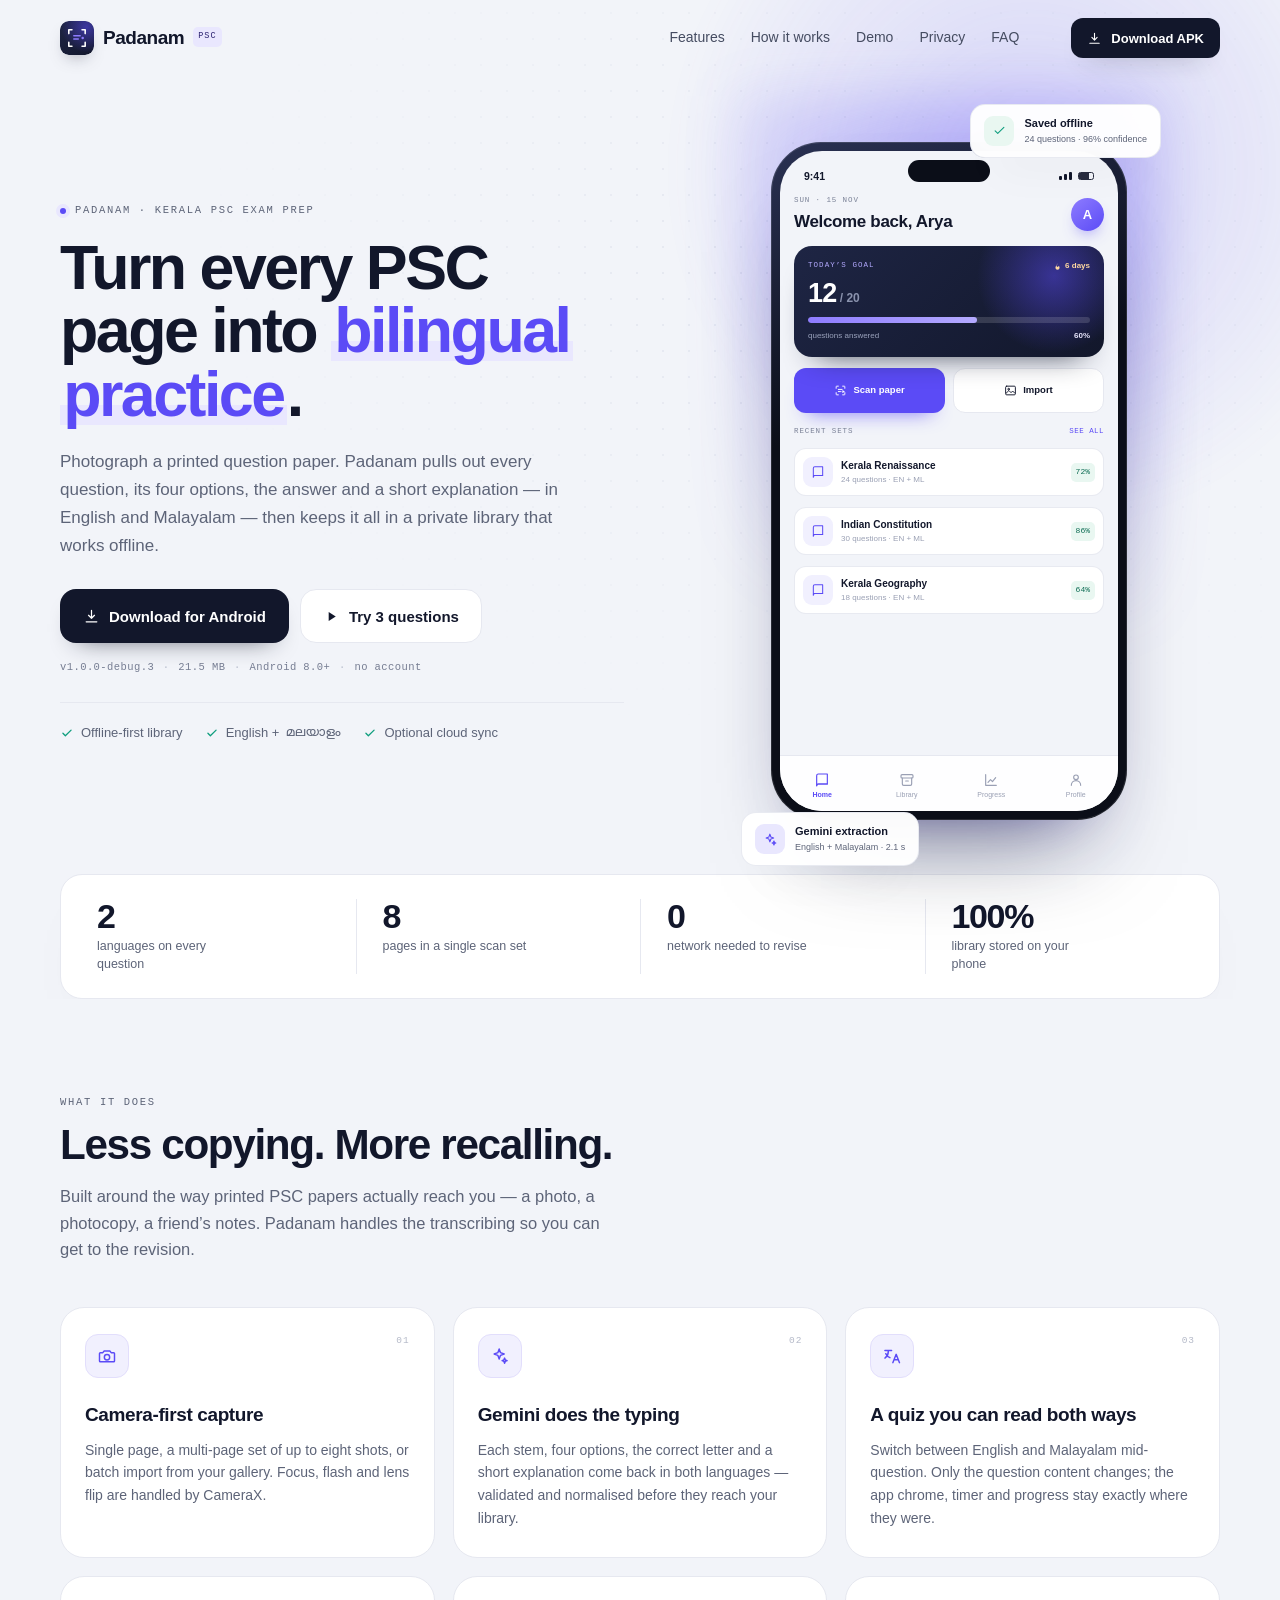
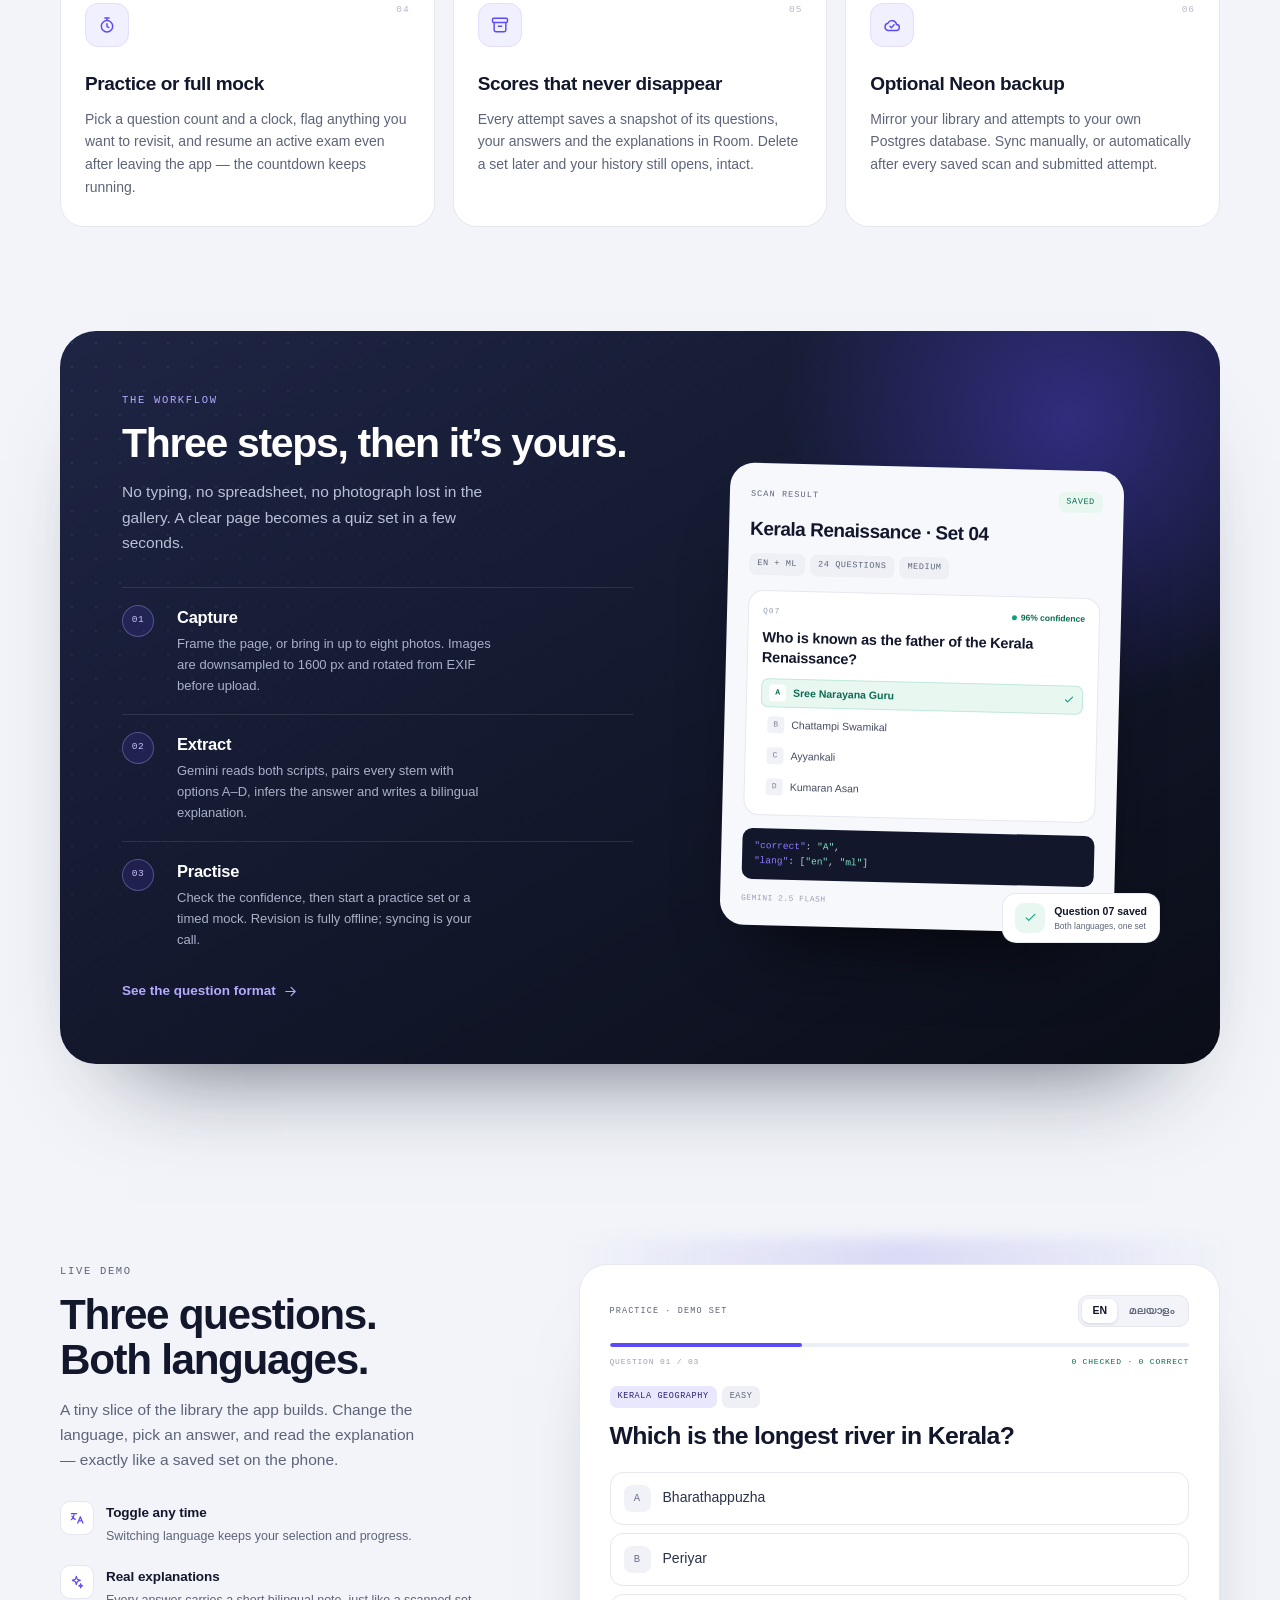
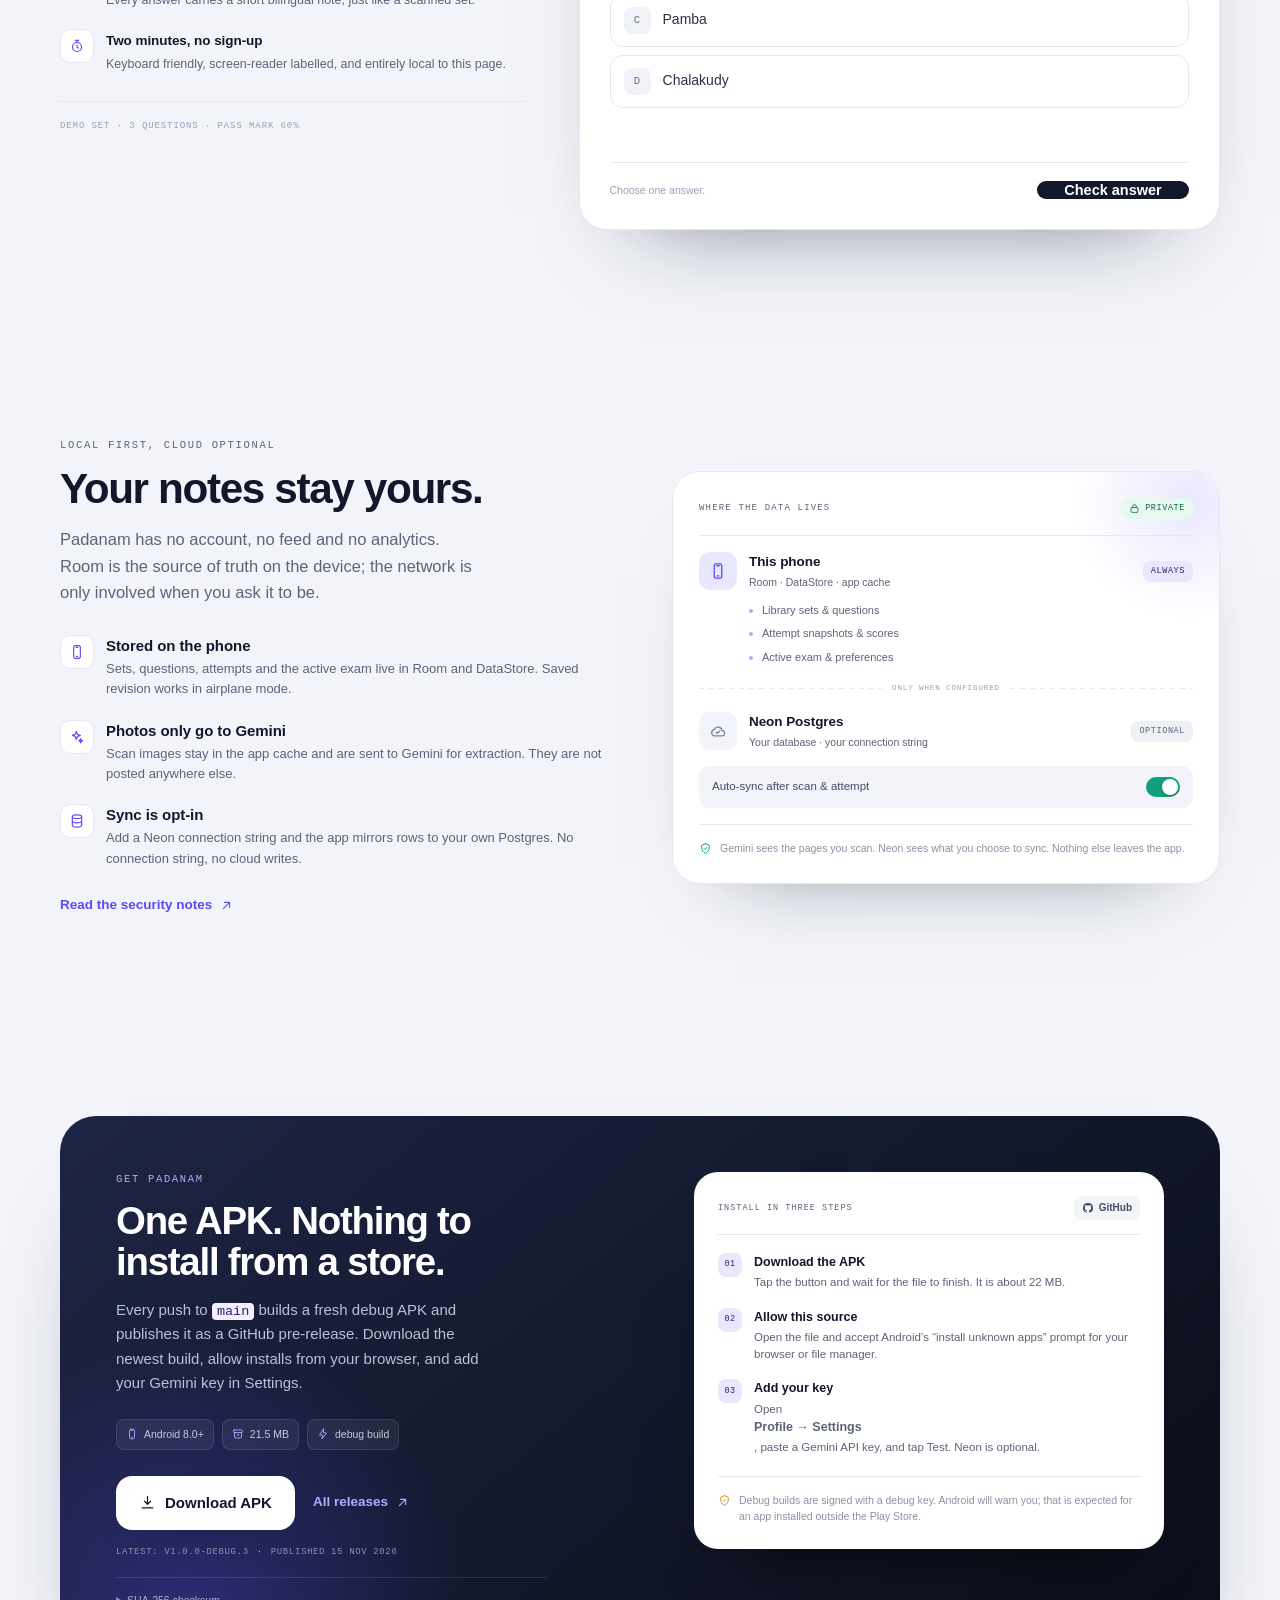
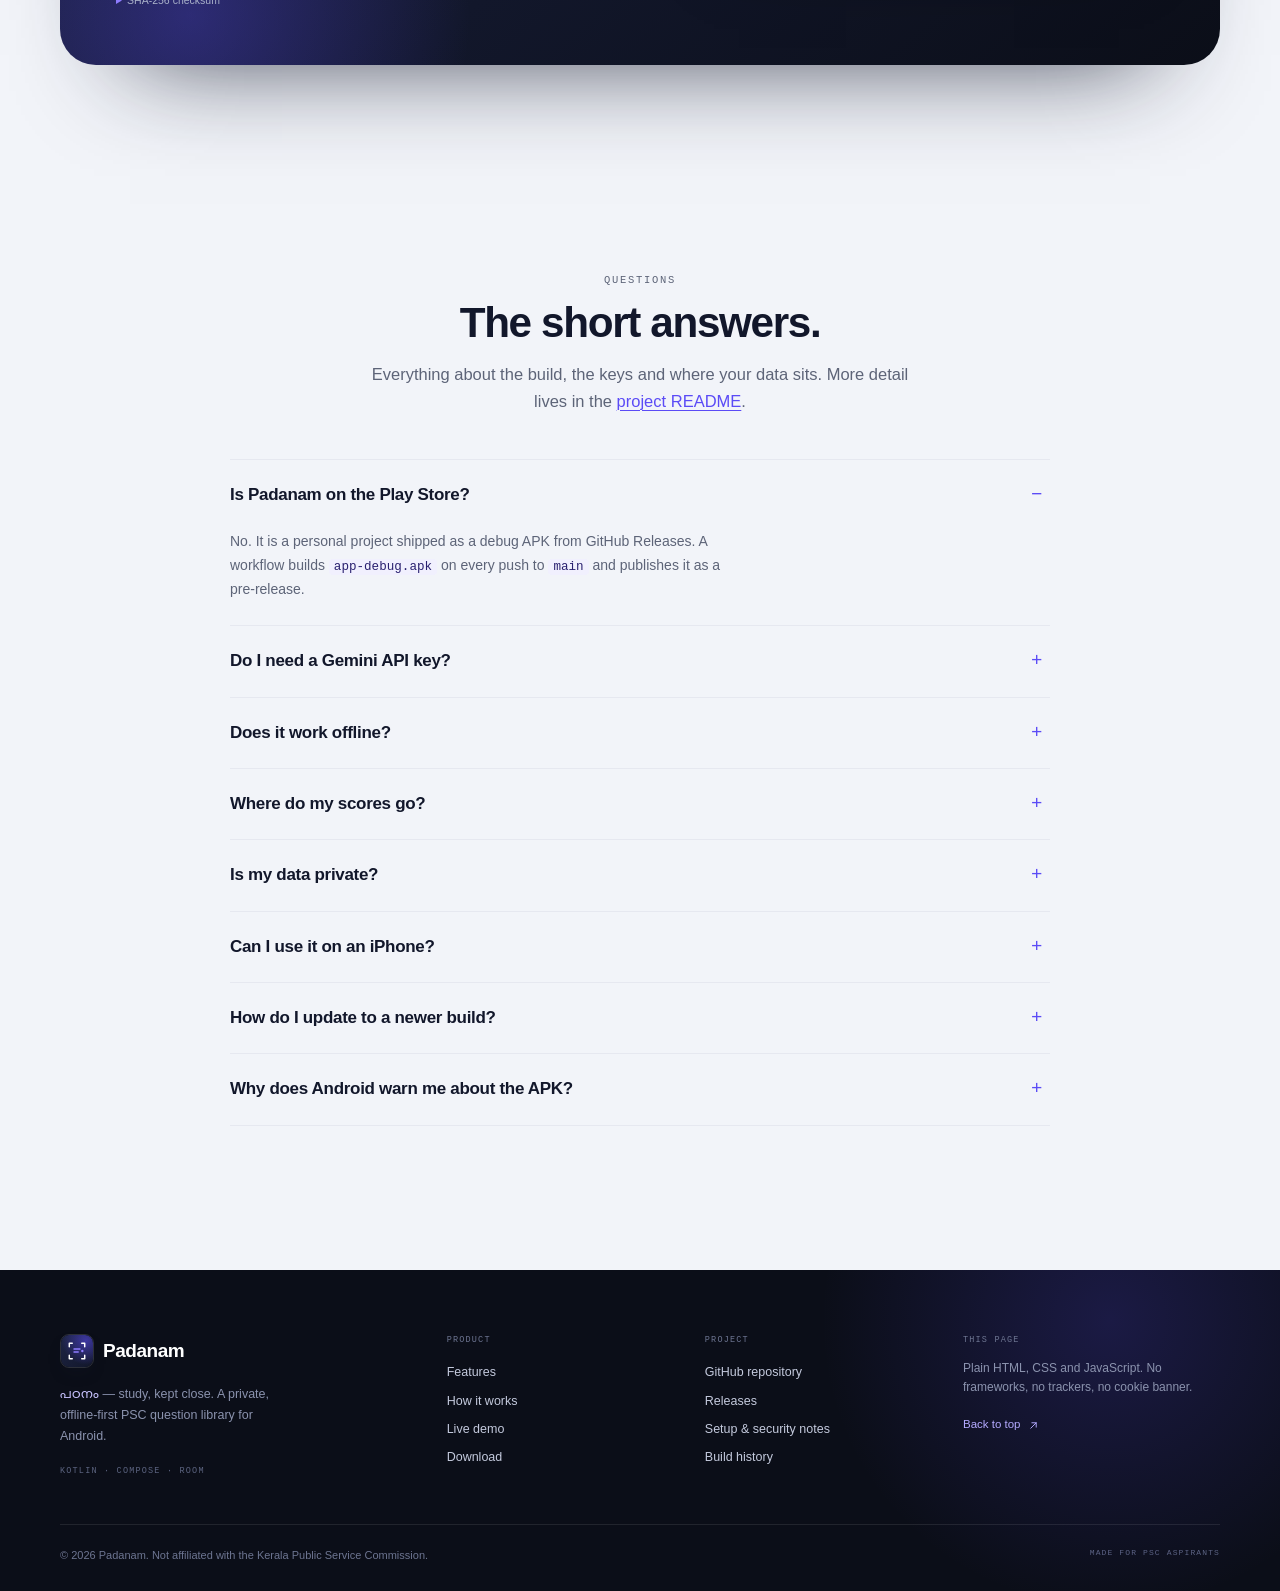
<file: docs/index.html>
<!doctype html>
<html lang="en">
<head>
<meta charset="utf-8">
<meta name="viewport" content="width=device-width, initial-scale=1">
<title>Padanam — Turn printed PSC papers into bilingual practice</title>
<meta name="description" content="Padanam photographs printed Kerala PSC question papers, extracts every question with Gemini, and keeps a private offline library for English–Malayalam practice and mock exams. Free Android APK.">
<meta name="theme-color" content="#F2F4F9">
<meta property="og:type" content="website">
<meta property="og:title" content="Padanam — printed PSC papers, turned into practice">
<meta property="og:description" content="Scan a page, get a bilingual quiz. A private, offline-first Kerala PSC study library for Android.">
<meta property="og:site_name" content="Padanam">
<meta name="twitter:card" content="summary">
<meta name="twitter:title" content="Padanam — printed PSC papers, turned into practice">
<meta name="twitter:description" content="Scan a page, get a bilingual quiz. A private, offline-first Kerala PSC study library for Android.">
<link rel="icon" href="assets/favicon.svg" type="image/svg+xml">
<link rel="preload" href="assets/fonts/bricolage_600.ttf" as="font" type="font/ttf" crossorigin>
<link rel="preload" href="assets/fonts/dm_sans_400.ttf" as="font" type="font/ttf" crossorigin>
<link rel="stylesheet" href="css/core.css">
<link rel="stylesheet" href="css/sections.css">
<link rel="stylesheet" href="css/quiz.css">
<script>document.documentElement.classList.add("js");</script>
<script src="js/main.js" defer></script>
</head>
<body>

<a class="skip-link" href="#main">Skip to content</a>

<svg class="sprite" aria-hidden="true" focusable="false" xmlns="http://www.w3.org/2000/svg">
  <symbol id="i-scan" viewBox="0 0 24 24">
    <path d="M4 8V5a1 1 0 0 1 1-1h3M16 4h3a1 1 0 0 1 1 1v3M20 16v3a1 1 0 0 1-1 1h-3M8 20H5a1 1 0 0 1-1-1v-3"/>
    <path d="M8 10h7M8 14h4"/><circle cx="16.5" cy="14" r="1.6"/>
  </symbol>
  <symbol id="i-camera" viewBox="0 0 24 24">
    <path d="M4 8h3l1.6-2h6.8L17 8h3a1 1 0 0 1 1 1v9a1 1 0 0 1-1 1H4a1 1 0 0 1-1-1V9a1 1 0 0 1 1-1Z"/>
    <circle cx="12" cy="13.5" r="3.2"/>
  </symbol>
  <symbol id="i-spark" viewBox="0 0 24 24">
    <path d="M11 3.5 12.6 8 17 9.6 12.6 11.2 11 15.7 9.4 11.2 5 9.6 9.4 8 11 3.5Z"/>
    <path d="M17.5 14.5l.9 2.3 2.1.8-2.1.8-.9 2.3-.9-2.3-2.1-.8 2.1-.8.9-2.3Z"/>
  </symbol>
  <symbol id="i-languages" viewBox="0 0 24 24">
    <path d="M3.5 5.5h8M7.5 5.5v1.8c0 3-1.6 5.5-4 7.2"/>
    <path d="M4.5 9.2c1.1 2.3 2.9 4 5 4.8"/><path d="M13 20l4-10 4 10M14.6 16.4h4.8"/>
  </symbol>
  <symbol id="i-timer" viewBox="0 0 24 24">
    <circle cx="12" cy="13.5" r="6.8"/><path d="M12 10.5v3.2l2.1 1.4M9.5 3.5h5M12 3.5v3"/>
  </symbol>
  <symbol id="i-archive" viewBox="0 0 24 24">
    <rect x="3" y="4" width="18" height="5" rx="1.5"/><path d="M5 9v9a2 2 0 0 0 2 2h10a2 2 0 0 0 2-2V9M10 13.5h4"/>
  </symbol>
  <symbol id="i-cloud" viewBox="0 0 24 24">
    <path d="M7 18.5h10a3.5 3.5 0 0 0 .5-7 5.5 5.5 0 0 0-10.4-1.6A4.4 4.4 0 0 0 7 18.5Z"/>
    <path d="m9.5 13.5 1.7 1.7 3.3-3.4"/>
  </symbol>
  <symbol id="i-check" viewBox="0 0 24 24"><path d="m5 12.5 4.2 4.2L19 7"/></symbol>
  <symbol id="i-arrow" viewBox="0 0 24 24"><path d="M4.5 12h15M13 5.5l6.5 6.5L13 18.5"/></symbol>
  <symbol id="i-arrow-up" viewBox="0 0 24 24"><path d="M7 17 17 7M9 7h8v8"/></symbol>
  <symbol id="i-download" viewBox="0 0 24 24"><path d="M12 3.5v11m0 0 4.2-4.2M12 14.5 7.8 10.3M4.5 19.5h15"/></symbol>
  <symbol id="i-menu" viewBox="0 0 24 24"><path d="M4 7h16M4 12h16M4 17h16"/></symbol>
  <symbol id="i-close" viewBox="0 0 24 24"><path d="m6 6 12 12M18 6 6 18"/></symbol>
  <symbol id="i-phone" viewBox="0 0 24 24"><rect x="7" y="2.5" width="10" height="19" rx="2.5"/><path d="M10.5 5h3M11 18.5h2"/></symbol>
  <symbol id="i-lock" viewBox="0 0 24 24"><rect x="4.5" y="10" width="15" height="10.5" rx="2"/><path d="M8 10V7.5a4 4 0 0 1 8 0V10"/></symbol>
  <symbol id="i-flame" viewBox="0 0 24 24">
    <path d="M12 3c.6 3.2-2.6 4.4-2.6 7A3.2 3.2 0 0 0 12 13c1.8 0 3-1.3 3-3 1.5 1.2 2.5 3 2.5 5A5.5 5.5 0 0 1 6.5 15c0-4 3.4-6.4 5.5-12Z"/>
  </symbol>
  <symbol id="i-book" viewBox="0 0 24 24">
    <path d="M4 5.5A2.5 2.5 0 0 1 6.5 3H20v15H6.5A2.5 2.5 0 0 0 4 20.5V5.5Z"/><path d="M4 20.5A2.5 2.5 0 0 1 6.5 18H20"/>
  </symbol>
  <symbol id="i-chart" viewBox="0 0 24 24"><path d="M4 20V4M4 20h16"/><path d="m7.5 15.5 3.8-4 2.9 2.9 4.8-5.9"/></symbol>
  <symbol id="i-user" viewBox="0 0 24 24"><circle cx="12" cy="8" r="3.5"/><path d="M5 20a7 7 0 0 1 14 0"/></symbol>
  <symbol id="i-image" viewBox="0 0 24 24">
    <rect x="3" y="4" width="18" height="16" rx="2"/><circle cx="8.5" cy="9.5" r="1.5"/>
    <path d="m4 17 5-5 4 4 3-3 4 4"/>
  </symbol>
  <symbol id="i-github" viewBox="0 0 24 24">
    <path fill="currentColor" stroke="none" d="M12 2a10 10 0 0 0-3.16 19.49c.5.09.68-.22.68-.48v-1.7c-2.78.6-3.37-1.34-3.37-1.34-.45-1.16-1.1-1.47-1.1-1.47-.9-.62.07-.6.07-.6 1 .07 1.53 1.03 1.53 1.03.9 1.52 2.34 1.08 2.91.83.09-.65.35-1.09.63-1.34-2.22-.25-4.56-1.11-4.56-4.95 0-1.09.39-1.98 1.03-2.68-.1-.25-.45-1.27.1-2.64 0 0 .84-.27 2.75 1.02a9.6 9.6 0 0 1 5 0c1.91-1.29 2.75-1.02 2.75-1.02.55 1.37.2 2.39.1 2.64.64.7 1.03 1.59 1.03 2.68 0 3.85-2.34 4.7-4.57 4.95.36.31.68.92.68 1.85v2.74c0 .27.18.58.69.48A10 10 0 0 0 12 2Z"/>
  </symbol>
  <symbol id="i-shield" viewBox="0 0 24 24">
    <path d="M12 3 5 6v5c0 4.4 3 8.2 7 10 4-1.8 7-5.6 7-10V6l-7-3Z"/><path d="m9.5 12 1.8 1.8 3.4-3.6"/>
  </symbol>
  <symbol id="i-database" viewBox="0 0 24 24">
    <ellipse cx="12" cy="5.5" rx="7" ry="2.8"/><path d="M5 5.5v13c0 1.5 3.1 2.8 7 2.8s7-1.3 7-2.8v-13"/>
    <path d="M5 12c0 1.5 3.1 2.8 7 2.8s7-1.3 7-2.8"/>
  </symbol>
  <symbol id="i-play" viewBox="0 0 24 24"><path d="M8 5.5v13l10-6.5-10-6.5Z"/></symbol>
  <symbol id="i-replay" viewBox="0 0 24 24"><path d="M4.5 10a8 8 0 1 1 2.4 7.6"/><path d="M4 4.5V10h5.5"/></symbol>
  <symbol id="i-bolt" viewBox="0 0 24 24"><path d="M13 2 5 14h6l-1 8 9-12h-6l0-8Z"/></symbol>
</svg>

<header class="site-header" data-header>
  <div class="container header-inner">
    <a class="brand" href="#top" aria-label="Padanam home">
      <img class="brand-mark" src="assets/logo.svg" alt="" width="34" height="34">
      <span class="brand-name">Padanam</span>
      <span class="brand-tag">PSC</span>
    </a>

    <nav class="site-nav" id="siteNav" aria-label="Main">
      <a href="#features">Features</a>
      <a href="#workflow">How it works</a>
      <a href="#demo">Demo</a>
      <a href="#privacy">Privacy</a>
      <a href="#faq">FAQ</a>
    </nav>

    <div class="header-actions">
      <a class="btn btn-primary btn-sm header-download" href="https://github.com/dune-ai-test/psc-examer/releases/download/v1.0.0-debug.3/app-debug.apk" data-apk-link>
        <svg class="icon" aria-hidden="true"><use href="#i-download"/></svg>
        Download APK
      </a>
      <button class="nav-toggle" type="button" aria-expanded="false" aria-controls="siteNav" data-nav-toggle>
        <span class="sr-only">Open menu</span>
        <svg class="icon nav-toggle-open" aria-hidden="true"><use href="#i-menu"/></svg>
        <svg class="icon nav-toggle-close" aria-hidden="true"><use href="#i-close"/></svg>
      </button>
    </div>
  </div>
</header>

<main id="main">

  <!-- ───────────────────────── Hero ───────────────────────── -->
  <section class="hero" id="top">
    <div class="hero-glow" aria-hidden="true"></div>
    <div class="hero-grid-bg" aria-hidden="true"></div>

    <div class="container hero-grid">
      <div class="hero-copy" data-reveal>
        <p class="eyebrow"><span class="eyebrow-dot" aria-hidden="true"></span>Padanam · Kerala PSC exam prep</p>
        <h1>Turn every PSC page into <span class="accent">bilingual practice</span>.</h1>
        <p class="hero-lead">
          Photograph a printed question paper. Padanam pulls out every question, its four
          options, the answer and a short explanation — in English and Malayalam — then
          keeps it all in a private library that works offline.
        </p>

        <div class="hero-actions">
          <a class="btn btn-primary btn-lg" href="https://github.com/dune-ai-test/psc-examer/releases/download/v1.0.0-debug.3/app-debug.apk" data-apk-link>
            <svg class="icon" aria-hidden="true"><use href="#i-download"/></svg>
            Download for Android
          </a>
          <a class="btn btn-ghost btn-lg" href="#demo">
            <svg class="icon icon--fill" aria-hidden="true"><use href="#i-play"/></svg>
            Try 3 questions
          </a>
        </div>

        <p class="hero-note mono">
          v<span data-apk-version>1.0.0-debug.3</span>
          <span class="dot-sep" aria-hidden="true">·</span>
          <span data-apk-size>21.5 MB</span>
          <span class="dot-sep" aria-hidden="true">·</span>
          Android 8.0+
          <span class="dot-sep" aria-hidden="true">·</span>
          no account
        </p>

        <ul class="hero-badges" role="list">
          <li><svg class="icon" aria-hidden="true"><use href="#i-check"/></svg>Offline-first library</li>
          <li><svg class="icon" aria-hidden="true"><use href="#i-check"/></svg>English + <span lang="ml" class="ml-inline">മലയാളം</span></li>
          <li><svg class="icon" aria-hidden="true"><use href="#i-check"/></svg>Optional cloud sync</li>
        </ul>
      </div>

      <div class="hero-visual" data-reveal data-reveal-delay="120">
        <div class="phone-stage" aria-hidden="true">
          <div class="phone-glow"></div>
          <div class="phone">
            <div class="phone-screen">
              <div class="p-status">
                <span class="p-time">9:41</span>
                <span class="p-island"></span>
                <span class="p-signal"><i></i><i></i><i></i><i class="p-battery"></i></span>
              </div>

              <div class="p-body">
                <div class="p-greet">
                  <div>
                    <p class="p-eyebrow">Sun · 15 Nov</p>
                    <p class="p-hello">Welcome back, Arya</p>
                  </div>
                  <span class="p-avatar">A</span>
                </div>

                <div class="p-goal">
                  <div class="p-goal-top">
                    <span class="p-mono">Today’s goal</span>
                    <span class="p-streak"><svg class="icon icon--fill"><use href="#i-flame"/></svg>6 days</span>
                  </div>
                  <p class="p-goal-value">12<span> / 20</span></p>
                  <div class="p-track"><span style="width:60%"></span></div>
                  <p class="p-goal-note">questions answered <b>60%</b></p>
                </div>

                <div class="p-actions">
                  <div class="p-action p-action--solid"><svg class="icon"><use href="#i-scan"/></svg>Scan paper</div>
                  <div class="p-action"><svg class="icon"><use href="#i-image"/></svg>Import</div>
                </div>

                <p class="p-label">Recent sets <span>See all</span></p>

                <div class="p-set">
                  <span class="p-set-icon"><svg class="icon"><use href="#i-book"/></svg></span>
                  <span class="p-set-text"><strong>Kerala Renaissance</strong><small>24 questions · EN + ML</small></span>
                  <span class="p-score">72%</span>
                </div>
                <div class="p-set">
                  <span class="p-set-icon"><svg class="icon"><use href="#i-book"/></svg></span>
                  <span class="p-set-text"><strong>Indian Constitution</strong><small>30 questions · EN + ML</small></span>
                  <span class="p-score">86%</span>
                </div>
                <div class="p-set">
                  <span class="p-set-icon"><svg class="icon"><use href="#i-book"/></svg></span>
                  <span class="p-set-text"><strong>Kerala Geography</strong><small>18 questions · EN + ML</small></span>
                  <span class="p-score">64%</span>
                </div>
              </div>

              <div class="p-tabs">
                <span class="is-active"><svg class="icon"><use href="#i-book"/></svg>Home</span>
                <span><svg class="icon"><use href="#i-archive"/></svg>Library</span>
                <span><svg class="icon"><use href="#i-chart"/></svg>Progress</span>
                <span><svg class="icon"><use href="#i-user"/></svg>Profile</span>
              </div>
            </div>
          </div>

          <div class="float-card float-saved">
            <span class="float-icon float-icon--success"><svg class="icon"><use href="#i-check"/></svg></span>
            <span class="float-text"><strong>Saved offline</strong><small>24 questions · 96% confidence</small></span>
          </div>
          <div class="float-card float-gemini">
            <span class="float-icon"><svg class="icon"><use href="#i-spark"/></svg></span>
            <span class="float-text"><strong>Gemini extraction</strong><small>English + Malayalam · 2.1 s</small></span>
          </div>
        </div>
      </div>
    </div>

    <div class="container">
      <dl class="stats" data-reveal>
        <div class="stat">
          <dt>2</dt>
          <dd>languages on every question</dd>
        </div>
        <div class="stat">
          <dt>8</dt>
          <dd>pages in a single scan set</dd>
        </div>
        <div class="stat">
          <dt>0</dt>
          <dd>network needed to revise</dd>
        </div>
        <div class="stat">
          <dt>100%</dt>
          <dd>library stored on your phone</dd>
        </div>
      </dl>
    </div>
  </section>

  <!-- ───────────────────────── Features ───────────────────────── -->
  <section class="section features" id="features">
    <div class="container">
      <div class="section-head" data-reveal>
        <p class="eyebrow">What it does</p>
        <h2>Less copying. More recalling.</h2>
        <p class="section-lead">
          Built around the way printed PSC papers actually reach you — a photo, a photocopy,
          a friend’s notes. Padanam handles the transcribing so you can get to the revision.
        </p>
      </div>

      <div class="feature-grid">
        <article class="feature-card" data-reveal>
          <span class="feature-icon"><svg class="icon" aria-hidden="true"><use href="#i-camera"/></svg></span>
          <span class="feature-index mono">01</span>
          <h3>Camera-first capture</h3>
          <p>Single page, a multi-page set of up to eight shots, or batch import from your gallery. Focus, flash and lens flip are handled by CameraX.</p>
        </article>

        <article class="feature-card" data-reveal data-reveal-delay="60">
          <span class="feature-icon"><svg class="icon" aria-hidden="true"><use href="#i-spark"/></svg></span>
          <span class="feature-index mono">02</span>
          <h3>Gemini does the typing</h3>
          <p>Each stem, four options, the correct letter and a short explanation come back in both languages — validated and normalised before they reach your library.</p>
        </article>

        <article class="feature-card" data-reveal data-reveal-delay="120">
          <span class="feature-icon"><svg class="icon" aria-hidden="true"><use href="#i-languages"/></svg></span>
          <span class="feature-index mono">03</span>
          <h3>A quiz you can read both ways</h3>
          <p>Switch between English and Malayalam mid-question. Only the question content changes; the app chrome, timer and progress stay exactly where they were.</p>
        </article>

        <article class="feature-card" data-reveal>
          <span class="feature-icon"><svg class="icon" aria-hidden="true"><use href="#i-timer"/></svg></span>
          <span class="feature-index mono">04</span>
          <h3>Practice or full mock</h3>
          <p>Pick a question count and a clock, flag anything you want to revisit, and resume an active exam even after leaving the app — the countdown keeps running.</p>
        </article>

        <article class="feature-card" data-reveal data-reveal-delay="60">
          <span class="feature-icon"><svg class="icon" aria-hidden="true"><use href="#i-archive"/></svg></span>
          <span class="feature-index mono">05</span>
          <h3>Scores that never disappear</h3>
          <p>Every attempt saves a snapshot of its questions, your answers and the explanations in Room. Delete a set later and your history still opens, intact.</p>
        </article>

        <article class="feature-card" data-reveal data-reveal-delay="120">
          <span class="feature-icon"><svg class="icon" aria-hidden="true"><use href="#i-cloud"/></svg></span>
          <span class="feature-index mono">06</span>
          <h3>Optional Neon backup</h3>
          <p>Mirror your library and attempts to your own Postgres database. Sync manually, or automatically after every saved scan and submitted attempt.</p>
        </article>
      </div>
    </div>
  </section>

  <!-- ───────────────────────── Workflow ───────────────────────── -->
  <section class="section workflow" id="workflow">
    <div class="container">
      <div class="workflow-panel" data-reveal>
        <div class="workflow-copy">
          <p class="eyebrow eyebrow--light">The workflow</p>
          <h2>Three steps, then it’s yours.</h2>
          <p class="section-lead section-lead--light">
            No typing, no spreadsheet, no photograph lost in the gallery. A clear page
            becomes a quiz set in a few seconds.
          </p>

          <ol class="steps" role="list">
            <li>
              <span class="step-num mono">01</span>
              <div>
                <h3>Capture</h3>
                <p>Frame the page, or bring in up to eight photos. Images are downsampled to 1600 px and rotated from EXIF before upload.</p>
              </div>
            </li>
            <li>
              <span class="step-num mono">02</span>
              <div>
                <h3>Extract</h3>
                <p>Gemini reads both scripts, pairs every stem with options A–D, infers the answer and writes a bilingual explanation.</p>
              </div>
            </li>
            <li>
              <span class="step-num mono">03</span>
              <div>
                <h3>Practise</h3>
                <p>Check the confidence, then start a practice set or a timed mock. Revision is fully offline; syncing is your call.</p>
              </div>
            </li>
          </ol>

          <a class="text-link text-link--light" href="#demo">
            See the question format
            <svg class="icon" aria-hidden="true"><use href="#i-arrow"/></svg>
          </a>
        </div>

        <div class="workflow-visual" aria-hidden="true">
          <div class="result-card">
            <div class="result-top">
              <span class="mono">Scan result</span>
              <span class="chip chip--success">Saved</span>
            </div>
            <h3 class="result-title">Kerala Renaissance · Set 04</h3>
            <div class="result-chips">
              <span class="chip">EN + ML</span>
              <span class="chip">24 questions</span>
              <span class="chip">Medium</span>
            </div>

            <div class="mini-q">
              <div class="mini-q-top">
                <span class="mono">Q07</span>
                <span class="mini-confidence"><i></i>96% confidence</span>
              </div>
              <p class="mini-stem">Who is known as the father of the Kerala Renaissance?</p>
              <ul class="mini-options" role="list">
                <li class="is-correct"><span>A</span>Sree Narayana Guru<svg class="icon"><use href="#i-check"/></svg></li>
                <li><span>B</span>Chattampi Swamikal</li>
                <li><span>C</span>Ayyankali</li>
                <li><span>D</span>Kumaran Asan</li>
              </ul>
            </div>

            <div class="result-json">
              <span class="json-key">"correct"</span>: <span class="json-str">"A"</span>,<br>
              <span class="json-key">"lang"</span>: [<span class="json-str">"en"</span>, <span class="json-str">"ml"</span>]
            </div>

            <div class="result-foot">
              <span class="mono">Gemini 2.5 Flash</span>
              <span class="mono">Stored in Room ✓</span>
            </div>
          </div>

          <div class="workflow-float">
            <span class="float-icon float-icon--success"><svg class="icon"><use href="#i-check"/></svg></span>
            <span class="float-text"><strong>Question 07 saved</strong><small>Both languages, one set</small></span>
          </div>
        </div>
      </div>
    </div>
  </section>

  <!-- ───────────────────────── Demo ───────────────────────── -->
  <section class="section demo" id="demo">
    <div class="container">
      <div class="demo-grid">
        <aside class="demo-aside" data-reveal>
          <p class="eyebrow">Live demo</p>
          <h2>Three questions. Both languages.</h2>
          <p class="section-lead">
            A tiny slice of the library the app builds. Change the language, pick an answer,
            and read the explanation — exactly like a saved set on the phone.
          </p>

          <ul class="demo-notes" role="list">
            <li><span class="note-icon"><svg class="icon" aria-hidden="true"><use href="#i-languages"/></svg></span><div><strong>Toggle any time</strong><p>Switching language keeps your selection and progress.</p></div></li>
            <li><span class="note-icon"><svg class="icon" aria-hidden="true"><use href="#i-spark"/></svg></span><div><strong>Real explanations</strong><p>Every answer carries a short bilingual note, just like a scanned set.</p></div></li>
            <li><span class="note-icon"><svg class="icon" aria-hidden="true"><use href="#i-timer"/></svg></span><div><strong>Two minutes, no sign-up</strong><p>Keyboard friendly, screen-reader labelled, and entirely local to this page.</p></div></li>
          </ul>

          <p class="demo-footnote mono">Demo set · 3 questions · pass mark 60%</p>
        </aside>

        <div class="demo-stage" data-reveal data-reveal-delay="100">
          <div class="quiz-shell" id="quizShell">
            <noscript>
              <div class="quiz-noscript">The interactive demo needs JavaScript. The rest of this page works without it.</div>
            </noscript>
          </div>
          <p class="sr-only" id="demoStatus" role="status" aria-live="polite"></p>
        </div>
      </div>
    </div>
  </section>

  <!-- ───────────────────────── Privacy ───────────────────────── -->
  <section class="section privacy" id="privacy">
    <div class="container privacy-grid">
      <div class="privacy-copy" data-reveal>
        <p class="eyebrow">Local first, cloud optional</p>
        <h2>Your notes stay yours.</h2>
        <p class="section-lead">
          Padanam has no account, no feed and no analytics. Room is the source of truth
          on the device; the network is only involved when you ask it to be.
        </p>

        <div class="privacy-points">
          <div class="privacy-point">
            <span class="note-icon"><svg class="icon" aria-hidden="true"><use href="#i-phone"/></svg></span>
            <div><h3>Stored on the phone</h3><p>Sets, questions, attempts and the active exam live in Room and DataStore. Saved revision works in airplane mode.</p></div>
          </div>
          <div class="privacy-point">
            <span class="note-icon"><svg class="icon" aria-hidden="true"><use href="#i-spark"/></svg></span>
            <div><h3>Photos only go to Gemini</h3><p>Scan images stay in the app cache and are sent to Gemini for extraction. They are not posted anywhere else.</p></div>
          </div>
          <div class="privacy-point">
            <span class="note-icon"><svg class="icon" aria-hidden="true"><use href="#i-database"/></svg></span>
            <div><h3>Sync is opt-in</h3><p>Add a Neon connection string and the app mirrors rows to your own Postgres. No connection string, no cloud writes.</p></div>
          </div>
        </div>

        <a class="text-link" href="https://github.com/dune-ai-test/psc-examer/blob/main/android/README.md" target="_blank" rel="noopener">
          Read the security notes
          <svg class="icon" aria-hidden="true"><use href="#i-arrow-up"/></svg>
        </a>
      </div>

      <div class="data-map" data-reveal data-reveal-delay="100" aria-hidden="true">
        <div class="data-map-head">
          <span class="mono">Where the data lives</span>
          <span class="chip chip--success"><svg class="icon"><use href="#i-lock"/></svg>Private</span>
        </div>

        <div class="data-row">
          <span class="data-icon"><svg class="icon"><use href="#i-phone"/></svg></span>
          <span class="data-text"><strong>This phone</strong><small>Room · DataStore · app cache</small></span>
          <span class="chip chip--indigo">Always</span>
        </div>
        <ul class="data-list" role="list">
          <li>Library sets &amp; questions</li>
          <li>Attempt snapshots &amp; scores</li>
          <li>Active exam &amp; preferences</li>
        </ul>

        <div class="data-connector">
          <span></span><span class="mono">only when configured</span><span></span>
        </div>

        <div class="data-row data-row--muted">
          <span class="data-icon"><svg class="icon"><use href="#i-cloud"/></svg></span>
          <span class="data-text"><strong>Neon Postgres</strong><small>Your database · your connection string</small></span>
          <span class="chip">Optional</span>
        </div>

        <div class="data-toggle">
          <span>Auto-sync after scan &amp; attempt</span>
          <span class="toggle" aria-hidden="true"><i></i></span>
        </div>

        <p class="data-note">
          <svg class="icon"><use href="#i-shield"/></svg>
          Gemini sees the pages you scan. Neon sees what you choose to sync. Nothing else leaves the app.
        </p>
      </div>
    </div>
  </section>

  <!-- ───────────────────────── Download ───────────────────────── -->
  <section class="section download" id="download">
    <div class="container">
      <div class="download-panel" data-reveal>
        <div class="download-copy">
          <p class="eyebrow eyebrow--light">Get Padanam</p>
          <h2>One APK. Nothing to install from a store.</h2>
          <p class="section-lead section-lead--light">
            Every push to <span class="mono-inline">main</span> builds a fresh debug APK and publishes it
            as a GitHub pre-release. Download the newest build, allow installs from your browser,
            and add your Gemini key in Settings.
          </p>

          <div class="apk-meta">
            <span class="apk-meta-item"><svg class="icon" aria-hidden="true"><use href="#i-phone"/></svg>Android 8.0+</span>
            <span class="apk-meta-item"><svg class="icon" aria-hidden="true"><use href="#i-archive"/></svg><span data-apk-size>21.5 MB</span></span>
            <span class="apk-meta-item"><svg class="icon" aria-hidden="true"><use href="#i-bolt"/></svg>debug build</span>
          </div>

          <div class="download-actions">
            <a class="btn btn-light btn-lg" href="https://github.com/dune-ai-test/psc-examer/releases/download/v1.0.0-debug.3/app-debug.apk" data-apk-link>
              <svg class="icon" aria-hidden="true"><use href="#i-download"/></svg>
              Download APK
            </a>
            <a class="text-link text-link--light" href="https://github.com/dune-ai-test/psc-examer/releases" target="_blank" rel="noopener">
              All releases
              <svg class="icon" aria-hidden="true"><use href="#i-arrow-up"/></svg>
            </a>
          </div>

          <p class="apk-version mono">
            Latest: v<span data-apk-version>1.0.0-debug.3</span>
            <span class="dot-sep" aria-hidden="true">·</span>
            <span>published <span data-apk-date>15 Nov 2026</span></span>
          </p>

          <details class="sha">
            <summary>SHA-256 checksum</summary>
            <code data-apk-sha>sha256:e44dd23db4f45648b47054e2aae31c82195ef084fe215c754bfadcd4c55348ba</code>
          </details>
        </div>

        <div class="install-card">
          <div class="install-head">
            <span class="mono">Install in three steps</span>
            <span class="install-badge"><svg class="icon" aria-hidden="true"><use href="#i-github"/></svg>GitHub</span>
          </div>
          <ol class="install-steps" role="list">
            <li>
              <span class="install-num mono">01</span>
              <div><strong>Download the APK</strong><p>Tap the button and wait for the file to finish. It is about 22 MB.</p></div>
            </li>
            <li>
              <span class="install-num mono">02</span>
              <div><strong>Allow this source</strong><p>Open the file and accept Android’s “install unknown apps” prompt for your browser or file manager.</p></div>
            </li>
            <li>
              <span class="install-num mono">03</span>
              <div><strong>Add your key</strong><p>Open <strong>Profile → Settings</strong>, paste a Gemini API key, and tap Test. Neon is optional.</p></div>
            </li>
          </ol>
          <p class="install-note">
            <svg class="icon" aria-hidden="true"><use href="#i-shield"/></svg>
            Debug builds are signed with a debug key. Android will warn you; that is expected for an app installed outside the Play Store.
          </p>
        </div>
      </div>
    </div>
  </section>

  <!-- ───────────────────────── FAQ ───────────────────────── -->
  <section class="section faq" id="faq">
    <div class="container">
      <div class="section-head" data-reveal>
        <p class="eyebrow">Questions</p>
        <h2>The short answers.</h2>
        <p class="section-lead">
          Everything about the build, the keys and where your data sits.
          More detail lives in the <a class="inline-link" href="https://github.com/dune-ai-test/psc-examer/blob/main/android/README.md" target="_blank" rel="noopener">project README</a>.
        </p>
      </div>

      <div class="faq-list" data-reveal>
        <details name="faq" open>
          <summary>Is Padanam on the Play Store?</summary>
          <div class="faq-answer"><p>No. It is a personal project shipped as a debug APK from GitHub Releases. A workflow builds <span class="mono-inline">app-debug.apk</span> on every push to <span class="mono-inline">main</span> and publishes it as a pre-release.</p></div>
        </details>
        <details name="faq">
          <summary>Do I need a Gemini API key?</summary>
          <div class="faq-answer"><p>Yes, for scanning. Paste a key from Google AI Studio in <strong>Profile → Settings</strong> (or bake one in at build time). The built-in demo set and any questions you have already saved work without it.</p></div>
        </details>
        <details name="faq">
          <summary>Does it work offline?</summary>
          <div class="faq-answer"><p>Revision does. Scanning needs Gemini and syncing needs Neon, but Room is the source of truth: saved sets, mock exams and per-question review all work in airplane mode. An active exam keeps counting while the app is backgrounded.</p></div>
        </details>
        <details name="faq">
          <summary>Where do my scores go?</summary>
          <div class="faq-answer"><p>Into Room on the device, first. If you add a Neon connection string, library rows and attempt snapshots are also mirrored to your own Postgres database — automatically when auto-sync is on, or via <strong>Settings → Sync now</strong>.</p></div>
        </details>
        <details name="faq">
          <summary>Is my data private?</summary>
          <div class="faq-answer"><p>There is no account and no analytics. Photos are sent only to Gemini for extraction, and Neon receives only what you choose to sync. One caveat: if you compile API keys into the APK through <span class="mono-inline">local.properties</span>, anyone with the APK can extract them. Prefer entering keys at runtime in Settings.</p></div>
        </details>
        <details name="faq">
          <summary>Can I use it on an iPhone?</summary>
          <div class="faq-answer"><p>No. Padanam is a native Kotlin and Jetpack Compose app for Android 8.0 (API 26) and newer. The three-question demo above is the only web part.</p></div>
        </details>
        <details name="faq">
          <summary>How do I update to a newer build?</summary>
          <div class="faq-answer"><p>Download the newest APK from the releases page and install it over the existing app. Local data is preserved as long as you do not uninstall first. Builds are signed with the same debug key, so Android treats them as an update.</p></div>
        </details>
        <details name="faq">
          <summary>Why does Android warn me about the APK?</summary>
          <div class="faq-answer"><p>It is a debug build, signed with a debug certificate and distributed outside the Play Store. Android shows the standard “unknown apps” warning. Install only from the release page above.</p></div>
        </details>
      </div>
    </div>
  </section>

</main>

<footer class="site-footer">
  <div class="container footer-grid">
    <div class="footer-brand">
      <a class="brand brand--footer" href="#top" aria-label="Padanam home">
        <img class="brand-mark" src="assets/logo.svg" alt="" width="34" height="34">
        <span class="brand-name">Padanam</span>
      </a>
      <p><span lang="ml" class="ml-inline">പഠനം</span> — study, kept close. A private, offline-first PSC question library for Android.</p>
      <p class="footer-fine mono">KOTLIN · COMPOSE · ROOM</p>
    </div>

    <div class="footer-col">
      <h3>Product</h3>
      <a href="#features">Features</a>
      <a href="#workflow">How it works</a>
      <a href="#demo">Live demo</a>
      <a href="#download">Download</a>
    </div>

    <div class="footer-col">
      <h3>Project</h3>
      <a href="https://github.com/dune-ai-test/psc-examer" target="_blank" rel="noopener">GitHub repository</a>
      <a href="https://github.com/dune-ai-test/psc-examer/releases" target="_blank" rel="noopener">Releases</a>
      <a href="https://github.com/dune-ai-test/psc-examer/blob/main/android/README.md" target="_blank" rel="noopener">Setup &amp; security notes</a>
      <a href="https://github.com/dune-ai-test/psc-examer/actions" target="_blank" rel="noopener">Build history</a>
    </div>

    <div class="footer-col">
      <h3>This page</h3>
      <p class="footer-small">Plain HTML, CSS and JavaScript. No frameworks, no trackers, no cookie banner.</p>
      <a class="footer-top" href="#top">
        Back to top
        <svg class="icon" aria-hidden="true"><use href="#i-arrow-up"/></svg>
      </a>
    </div>
  </div>

  <div class="container footer-bottom">
    <p>© <span data-year>2026</span> Padanam. Not affiliated with the Kerala Public Service Commission.</p>
    <p class="mono">MADE FOR PSC ASPIRANTS</p>
  </div>
</footer>

</body>
</html>
</file>
<file: docs/css/core.css>
/* =========================================================
   Padanam — core: fonts, tokens, header, hero, shared UI
   ========================================================= */

/* ── Fonts ─────────────────────────────────────────────── */
@font-face {
  font-family: "Bricolage Grotesque";
  src: url("../assets/fonts/bricolage_600.ttf") format("truetype");
  font-weight: 600; font-style: normal; font-display: swap;
}
@font-face {
  font-family: "Bricolage Grotesque";
  src: url("../assets/fonts/bricolage_700.ttf") format("truetype");
  font-weight: 700; font-style: normal; font-display: swap;
}
@font-face {
  font-family: "DM Sans";
  src: url("../assets/fonts/dm_sans_400.ttf") format("truetype");
  font-weight: 400; font-style: normal; font-display: swap;
}
@font-face {
  font-family: "DM Sans";
  src: url("../assets/fonts/dm_sans_500.ttf") format("truetype");
  font-weight: 500; font-style: normal; font-display: swap;
}
@font-face {
  font-family: "DM Sans";
  src: url("../assets/fonts/dm_sans_600.ttf") format("truetype");
  font-weight: 600; font-style: normal; font-display: swap;
}
@font-face {
  font-family: "DM Sans";
  src: url("../assets/fonts/dm_sans_700.ttf") format("truetype");
  font-weight: 700; font-style: normal; font-display: swap;
}
@font-face {
  font-family: "IBM Plex Mono";
  src: url("../assets/fonts/plex_mono_400.ttf") format("truetype");
  font-weight: 400; font-style: normal; font-display: swap;
}
@font-face {
  font-family: "IBM Plex Mono";
  src: url("../assets/fonts/plex_mono_500.ttf") format("truetype");
  font-weight: 500; font-style: normal; font-display: swap;
}
@font-face {
  font-family: "Noto Sans Malayalam";
  src: url("../assets/fonts/noto_malayalam_400.ttf") format("truetype");
  font-weight: 400; font-style: normal; font-display: swap;
}
@font-face {
  font-family: "Noto Sans Malayalam";
  src: url("../assets/fonts/noto_malayalam_600.ttf") format("truetype");
  font-weight: 600; font-style: normal; font-display: swap;
}

/* ── Tokens ────────────────────────────────────────────── */
:root {
  --cloud: #F2F4F9;
  --white: #FFFFFF;
  --navy: #12172B;
  --ink: #12172B;
  --ink-soft: #2B3247;
  --muted: #5D6478;
  --placeholder: #8B91A3;
  --hairline: #E6E8F0;
  --track: #E4E7F0;
  --track-soft: #EDEFF6;
  --surface-muted: #F3F4F9;
  --surface-field: #F7F8FB;

  --indigo: #5B4BF6;
  --indigo-deep: #4A3AE2;
  --indigo-soft: #E9E7FE;
  --indigo-wash: #F1F0FE;
  --indigo-text: #2A2170;
  --indigo-pale: #B4AAFF;
  --indigo-mid: #8E7CFF;

  --success: #0F9E7E;
  --success-ink: #0B6B52;
  --success-soft: #E9F7F1;
  --success-bright: #7DE3C0;
  --amber: #F59E0B;
  --amber-deep: #D99000;
  --amber-soft: #FFF6E8;
  --danger: #D64545;
  --danger-soft: #FDECEC;

  --card-top: #1E2544;
  --card-bottom: #12172B;
  --dark: #0B0E18;

  --font-display: "Bricolage Grotesque", "Trebuchet MS", sans-serif;
  --font-body: "DM Sans", "Segoe UI", sans-serif;
  --font-mono: "IBM Plex Mono", "Cascadia Mono", monospace;
  --font-ml: "Noto Sans Malayalam", "Nirmala UI", sans-serif;

  --radius-card: 24px;
  --shadow-card: 0 26px 60px -46px rgba(18, 23, 43, .45);
  --header-h: 76px;
  --ease: cubic-bezier(.2, .65, .3, 1);
}

/* ── Reset & base ─────────────────────────────────────── */
*, *::before, *::after { box-sizing: border-box; }

html {
  scroll-behavior: smooth;
  scroll-padding-top: calc(var(--header-h) + 24px);
  -webkit-text-size-adjust: 100%;
}

body {
  margin: 0;
  background: var(--cloud);
  color: var(--navy);
  font-family: var(--font-body);
  font-size: 16px;
  line-height: 1.55;
  -webkit-font-smoothing: antialiased;
  text-rendering: optimizeLegibility;
  overflow-x: hidden;
}

body, button, input, select { font-family: var(--font-body); }

img, svg { display: block; max-width: 100%; }
a { color: inherit; }
p { margin: 0; }
h1, h2, h3, h4 { margin: 0; font-family: var(--font-display); font-weight: 600; color: var(--navy); }
ul, ol, dl, dd { margin: 0; padding: 0; }
li { list-style: none; }
button { font: inherit; color: inherit; }

::selection { background: var(--indigo-soft); color: var(--indigo-text); }

:focus-visible {
  outline: 2px solid var(--indigo);
  outline-offset: 3px;
  border-radius: 4px;
}

.sprite { position: absolute; width: 0; height: 0; overflow: hidden; }

.icon {
  width: 18px;
  height: 18px;
  flex: none;
  fill: none;
  stroke: currentColor;
  stroke-width: 1.75;
  stroke-linecap: round;
  stroke-linejoin: round;
}
.icon--fill { fill: currentColor; stroke: none; }

.mono {
  font-family: var(--font-mono);
  font-weight: 400;
  letter-spacing: .06em;
}

.ml-inline, [lang="ml"] {
  font-family: var(--font-ml);
  letter-spacing: 0;
}

.mono-inline {
  font-family: var(--font-mono);
  font-size: .9em;
  color: var(--indigo-text);
  background: var(--indigo-wash);
  border-radius: 4px;
  padding: 1px 5px;
}

.container {
  width: min(1160px, calc(100% - 48px));
  margin-inline: auto;
}

.sr-only {
  position: absolute;
  width: 1px; height: 1px;
  padding: 0; margin: -1px;
  overflow: hidden;
  clip: rect(0 0 0 0);
  white-space: nowrap;
  border: 0;
}

.skip-link {
  position: fixed;
  top: 12px; left: 12px;
  z-index: 100;
  transform: translateY(-160%);
  background: var(--navy);
  color: #fff;
  text-decoration: none;
  font-size: 13px;
  font-weight: 600;
  padding: 10px 14px;
  border-radius: 10px;
  transition: transform .2s;
}
.skip-link:focus { transform: none; }

/* ── Shared type & links ──────────────────────────────── */
.eyebrow {
  display: flex;
  align-items: center;
  gap: 9px;
  font-family: var(--font-mono);
  font-size: 10.5px;
  font-weight: 500;
  line-height: 1.4;
  letter-spacing: .16em;
  text-transform: uppercase;
  color: var(--muted);
}
.eyebrow-dot {
  width: 6px; height: 6px;
  border-radius: 50%;
  background: var(--indigo);
  box-shadow: 0 0 0 4px var(--indigo-soft);
  flex: none;
}
.eyebrow--light { color: var(--indigo-pale); }
.eyebrow--light .eyebrow-dot {
  background: var(--indigo-mid);
  box-shadow: 0 0 0 4px rgba(142, 124, 255, .16);
}

.section { padding: 104px 0; }

.section-head { max-width: 660px; margin-bottom: 44px; }
.section-head h2 { margin-top: 14px; }
.section-head .section-lead { margin-top: 15px; }

h2 {
  font-size: clamp(2rem, 3.3vw, 2.75rem);
  line-height: 1.06;
  letter-spacing: -.032em;
}

.section-lead {
  font-size: 16.5px;
  line-height: 1.62;
  color: var(--muted);
  max-width: 60ch;
}
.section-lead--light { color: #B9C1D6; }

.inline-link {
  color: var(--indigo);
  text-decoration: underline;
  text-decoration-thickness: 1px;
  text-underline-offset: 3px;
}
.inline-link:hover { color: var(--indigo-deep); }

.text-link {
  display: inline-flex;
  align-items: center;
  gap: 7px;
  margin-top: 26px;
  color: var(--indigo);
  font-size: 13.5px;
  font-weight: 600;
  text-decoration: none;
  transition: gap .2s var(--ease), color .2s;
}
.text-link .icon { width: 15px; height: 15px; }
.text-link:hover { gap: 11px; color: var(--indigo-deep); }
.text-link--light { color: var(--indigo-pale); }
.text-link--light:hover { color: #fff; }

.dot-sep { color: #B8BECD; margin: 0 2px; }

/* ── Buttons & chips ──────────────────────────────────── */
.btn {
  display: inline-flex;
  align-items: center;
  justify-content: center;
  gap: 9px;
  border: 1px solid transparent;
  border-radius: 15px;
  font-size: 14.5px;
  font-weight: 600;
  line-height: 1;
  text-decoration: none;
  white-space: nowrap;
  cursor: pointer;
  transition: transform .2s var(--ease), background .2s, border-color .2s, box-shadow .2s;
}
.btn .icon { width: 17px; height: 17px; }

.btn-primary {
  background: var(--navy);
  color: #fff;
  box-shadow: 0 12px 26px -18px rgba(18, 23, 43, .9);
}
.btn-primary:hover {
  background: #1B2140;
  transform: translateY(-1px);
  box-shadow: 0 18px 34px -20px rgba(18, 23, 43, .9);
}
.btn-primary:active { transform: none; }

.btn-ghost {
  background: var(--white);
  border-color: var(--hairline);
  color: var(--navy);
}
.btn-ghost:hover {
  border-color: #CDD3E1;
  background: #FBFCFE;
  transform: translateY(-1px);
}

.btn-light {
  background: #fff;
  color: var(--navy);
  box-shadow: 0 20px 40px -24px rgba(0, 0, 0, .7);
}
.btn-light:hover { background: #F5F6FB; transform: translateY(-1px); }

.btn-lg { height: 54px; padding: 0 22px; border-radius: 16px; font-size: 15px; }
.btn-sm { height: 40px; padding: 0 15px; border-radius: 12px; font-size: 13px; }
.btn-sm .icon { width: 15px; height: 15px; }

[data-apk-link][aria-busy="true"] { opacity: .7; pointer-events: none; }

.chip {
  display: inline-flex;
  align-items: center;
  gap: 5px;
  padding: 5px 8px;
  border-radius: 7px;
  background: #EEF0F6;
  color: var(--muted);
  font-family: var(--font-mono);
  font-size: 8.5px;
  line-height: 1.3;
  letter-spacing: .07em;
  text-transform: uppercase;
  white-space: nowrap;
}
.chip .icon { width: 11px; height: 11px; }
.chip--success { background: var(--success-soft); color: var(--success-ink); }
.chip--indigo { background: var(--indigo-soft); color: var(--indigo-text); }

/* ── Header ───────────────────────────────────────────── */
.site-header {
  position: fixed;
  inset: 0 0 auto;
  z-index: 50;
  height: var(--header-h);
  display: flex;
  align-items: center;
  transition: background .25s, box-shadow .25s, backdrop-filter .25s;
}
.site-header.is-scrolled {
  background: rgba(242, 244, 249, .84);
  -webkit-backdrop-filter: blur(18px) saturate(1.5);
  backdrop-filter: blur(18px) saturate(1.5);
  box-shadow: 0 1px 0 rgba(18, 23, 43, .07);
}

.header-inner {
  position: relative;
  display: flex;
  align-items: center;
  gap: 28px;
}

.brand {
  display: inline-flex;
  align-items: center;
  gap: 9px;
  text-decoration: none;
  flex: none;
}
.brand-mark {
  width: 34px; height: 34px;
  border-radius: 9px;
  box-shadow: 0 8px 18px -10px rgba(18, 23, 43, .7);
}
.brand-name {
  font-family: var(--font-display);
  font-size: 19px;
  font-weight: 600;
  letter-spacing: -.025em;
  color: var(--navy);
}
.brand-tag {
  font-family: var(--font-mono);
  font-size: 8.5px;
  font-weight: 500;
  letter-spacing: .12em;
  color: var(--indigo-text);
  background: var(--indigo-soft);
  border-radius: 5px;
  padding: 3px 5px;
  transform: translateY(-1px);
}

.site-nav {
  display: flex;
  align-items: center;
  gap: 2px;
  margin-left: auto;
}
.site-nav a {
  padding: 8px 12px;
  border-radius: 9px;
  color: #454C61;
  font-size: 14px;
  font-weight: 500;
  text-decoration: none;
  transition: color .15s, background .15s;
}
.site-nav a:hover { color: var(--navy); background: rgba(255, 255, 255, .75); }
.site-nav a.is-active {
  color: var(--navy);
  background: #fff;
  box-shadow: 0 1px 0 rgba(18, 23, 43, .06), 0 8px 18px -16px rgba(18, 23, 43, .5);
}

.header-actions {
  display: flex;
  align-items: center;
  gap: 10px;
  margin-left: 12px;
}

.nav-toggle {
  display: none;
  place-items: center;
  width: 42px; height: 42px;
  border: 1px solid var(--hairline);
  border-radius: 12px;
  background: #fff;
  color: var(--navy);
  cursor: pointer;
}
.nav-toggle .icon { width: 20px; height: 20px; }
.nav-toggle-close { display: none; }
.nav-toggle[aria-expanded="true"] .nav-toggle-open { display: none; }
.nav-toggle[aria-expanded="true"] .nav-toggle-close { display: block; }

/* ── Hero ─────────────────────────────────────────────── */
.hero {
  position: relative;
  isolation: isolate;
  padding-top: calc(var(--header-h) + 58px);
  overflow: hidden;
}

.hero-glow {
  position: absolute;
  z-index: -2;
  top: -220px; right: -140px;
  width: 780px; height: 780px;
  background: radial-gradient(circle at center, rgba(91, 75, 246, .20), rgba(91, 75, 246, 0) 66%);
  filter: blur(8px);
  pointer-events: none;
}

.hero-grid-bg {
  position: absolute;
  z-index: -1;
  inset: 0;
  background-image: radial-gradient(#B9C0D4 1px, transparent 1px);
  background-size: 26px 26px;
  opacity: .3;
  -webkit-mask-image: radial-gradient(ellipse 72% 62% at 68% 28%, #000 0%, transparent 74%);
  mask-image: radial-gradient(ellipse 72% 62% at 68% 28%, #000 0%, transparent 74%);
  pointer-events: none;
}

.hero-grid {
  display: grid;
  grid-template-columns: 1.02fr .98fr;
  gap: 54px;
  align-items: center;
}

.hero-copy h1 {
  font-size: clamp(2.65rem, 4.9vw, 4.15rem);
  line-height: 1.01;
  letter-spacing: -.04em;
  margin: 18px 0 22px;
  max-width: 15ch;
}

.accent {
  color: var(--indigo);
  background: linear-gradient(transparent 66%, var(--indigo-soft) 66%, var(--indigo-soft) 94%, transparent 94%);
  padding: 0 .05em;
  -webkit-box-decoration-break: clone;
  box-decoration-break: clone;
}

.hero-lead {
  max-width: 55ch;
  font-size: 17px;
  line-height: 1.64;
  color: var(--muted);
}

.hero-actions {
  display: flex;
  flex-wrap: wrap;
  align-items: center;
  gap: 11px;
  margin-top: 30px;
}

.hero-note {
  margin-top: 16px;
  font-size: 10.5px;
  letter-spacing: .04em;
  color: #767D92;
}

.hero-badges {
  display: flex;
  flex-wrap: wrap;
  gap: 14px 22px;
  margin-top: 26px;
  padding-top: 20px;
  border-top: 1px solid var(--hairline);
}
.hero-badges li {
  display: inline-flex;
  align-items: center;
  gap: 7px;
  color: var(--muted);
  font-size: 13px;
}
.hero-badges .icon { width: 14px; height: 14px; color: var(--success); stroke-width: 2.2; }

/* ── Phone mock ───────────────────────────────────────── */
.hero-visual {
  position: relative;
  display: flex;
  justify-content: center;
}
.phone-stage {
  position: relative;
  width: min(356px, 100%);
  transform: translateY(8px);
}
.phone-glow {
  position: absolute;
  inset: -46px -34px;
  background: radial-gradient(circle at 62% 18%, rgba(91, 75, 246, .34), transparent 62%);
  filter: blur(26px);
  pointer-events: none;
}

.phone {
  position: relative;
  padding: 9px;
  border-radius: 50px;
  background: linear-gradient(160deg, #2A3153 0%, #0B0E18 38%, #0B0E18 100%);
  box-shadow:
    0 60px 100px -50px rgba(18, 23, 43, .6),
    0 30px 60px -50px rgba(91, 75, 246, .7);
}
.phone::after {
  content: "";
  position: absolute;
  inset: 0;
  border-radius: inherit;
  border: 1px solid rgba(255, 255, 255, .12);
  pointer-events: none;
}

.phone-screen {
  display: flex;
  flex-direction: column;
  height: 660px;
  border-radius: 42px;
  background: var(--cloud);
  overflow: hidden;
}

.p-status {
  position: relative;
  display: flex;
  align-items: center;
  justify-content: space-between;
  height: 38px;
  padding: 12px 24px 0;
  font-size: 10.5px;
  font-weight: 600;
  color: var(--navy);
}
.p-island {
  position: absolute;
  top: 9px; left: 50%;
  transform: translateX(-50%);
  width: 82px; height: 22px;
  border-radius: 20px;
  background: #0B0E18;
}
.p-signal { display: flex; align-items: flex-end; gap: 2px; }
.p-signal i {
  display: block;
  width: 3px;
  border-radius: 1px;
  background: var(--navy);
}
.p-signal i:nth-child(1) { height: 4px; }
.p-signal i:nth-child(2) { height: 6px; }
.p-signal i:nth-child(3) { height: 8px; }
.p-signal .p-battery {
  width: 16px; height: 8px;
  margin-left: 4px;
  border: 1.2px solid var(--navy);
  border-radius: 2.5px;
  background: linear-gradient(90deg, var(--navy) 0 72%, transparent 72%);
  opacity: .9;
}

.p-body {
  display: flex;
  flex-direction: column;
  gap: 11px;
  padding: 6px 14px 10px;
  flex: 1;
}

.p-greet { display: flex; align-items: center; justify-content: space-between; }
.p-eyebrow {
  font-family: var(--font-mono);
  font-size: 7.5px;
  letter-spacing: .12em;
  text-transform: uppercase;
  color: #7A8196;
}
.p-hello {
  margin-top: 2px;
  font-family: var(--font-display);
  font-size: 17px;
  font-weight: 600;
  letter-spacing: -.02em;
  color: var(--navy);
}
.p-avatar {
  display: grid;
  place-items: center;
  width: 33px; height: 33px;
  border-radius: 50%;
  background: linear-gradient(140deg, var(--indigo-mid), var(--indigo));
  color: #fff;
  font-family: var(--font-display);
  font-size: 13px;
  font-weight: 600;
  box-shadow: 0 8px 16px -8px rgba(91, 75, 246, .8);
}

.p-goal {
  position: relative;
  overflow: hidden;
  padding: 14px;
  border-radius: 18px;
  background: linear-gradient(135deg, var(--card-top), var(--card-bottom));
  color: #fff;
  box-shadow: 0 18px 30px -22px rgba(18, 23, 43, .9);
}
.p-goal::after {
  content: "";
  position: absolute;
  top: -50px; right: -30px;
  width: 160px; height: 160px;
  border-radius: 50%;
  background: radial-gradient(circle, rgba(91, 75, 246, .5), transparent 68%);
}
.p-goal-top {
  position: relative;
  z-index: 1;
  display: flex;
  align-items: center;
  justify-content: space-between;
}
.p-mono {
  font-family: var(--font-mono);
  font-size: 7.5px;
  letter-spacing: .14em;
  text-transform: uppercase;
  color: var(--indigo-pale);
}
.p-streak {
  display: inline-flex;
  align-items: center;
  gap: 3px;
  font-size: 8px;
  font-weight: 600;
  color: #FFD9A0;
}
.p-streak .icon { width: 9px; height: 9px; }
.p-goal-value {
  position: relative;
  z-index: 1;
  margin: 8px 0 10px;
  font-family: var(--font-display);
  font-size: 27px;
  font-weight: 600;
  line-height: 1;
  letter-spacing: -.03em;
}
.p-goal-value span { font-size: 12px; color: #8B93AE; letter-spacing: 0; }
.p-track {
  position: relative;
  z-index: 1;
  height: 6px;
  border-radius: 10px;
  background: rgba(255, 255, 255, .14);
  overflow: hidden;
}
.p-track span {
  display: block;
  height: 100%;
  border-radius: inherit;
  background: linear-gradient(90deg, var(--indigo-mid), var(--indigo-pale));
}
.p-goal-note {
  position: relative;
  z-index: 1;
  display: flex;
  justify-content: space-between;
  margin-top: 7px;
  font-size: 8px;
  color: #9AA2BC;
}
.p-goal-note b { color: var(--indigo-soft); font-weight: 600; }

.p-actions { display: grid; grid-template-columns: 1fr 1fr; gap: 8px; }
.p-action {
  display: flex;
  align-items: center;
  justify-content: center;
  gap: 6px;
  height: 45px;
  border: 1px solid var(--hairline);
  border-radius: 12px;
  background: #fff;
  color: var(--navy);
  font-size: 9.5px;
  font-weight: 600;
}
.p-action .icon { width: 13px; height: 13px; }
.p-action--solid {
  background: var(--indigo);
  border-color: transparent;
  color: #fff;
  box-shadow: 0 12px 20px -14px rgba(91, 75, 246, .9);
}

.p-label {
  display: flex;
  align-items: center;
  justify-content: space-between;
  margin-top: 2px;
  font-family: var(--font-mono);
  font-size: 7.5px;
  letter-spacing: .12em;
  text-transform: uppercase;
  color: #7A8196;
}
.p-label span { color: var(--indigo); letter-spacing: .06em; }

.p-set {
  display: flex;
  align-items: center;
  gap: 8px;
  padding: 8px;
  border: 1px solid rgba(230, 232, 240, .9);
  border-radius: 12px;
  background: #fff;
}
.p-set-icon {
  display: grid;
  place-items: center;
  width: 30px; height: 30px;
  border-radius: 9px;
  background: var(--indigo-wash);
  color: var(--indigo);
  flex: none;
}
.p-set-icon .icon { width: 14px; height: 14px; }
.p-set-text { display: flex; flex-direction: column; flex: 1; min-width: 0; }
.p-set-text strong {
  font-size: 10px;
  font-weight: 600;
  color: var(--navy);
  white-space: nowrap;
  overflow: hidden;
  text-overflow: ellipsis;
}
.p-set-text small { font-size: 8px; color: #9AA0B4; margin-top: 1px; }
.p-score {
  padding: 3px 5px;
  border-radius: 5px;
  background: var(--success-soft);
  color: var(--success-ink);
  font-family: var(--font-mono);
  font-size: 8px;
  font-weight: 500;
  flex: none;
}

.p-tabs {
  display: grid;
  grid-template-columns: repeat(4, 1fr);
  height: 56px;
  background: rgba(255, 255, 255, .94);
  border-top: 1px solid var(--hairline);
  padding-top: 6px;
}
.p-tabs span {
  display: flex;
  flex-direction: column;
  align-items: center;
  justify-content: center;
  gap: 2px;
  font-size: 7px;
  color: #9AA0B4;
}
.p-tabs .icon { width: 16px; height: 16px; }
.p-tabs .is-active { color: var(--indigo); font-weight: 600; }

/* floating cards */
.float-card {
  position: absolute;
  z-index: 2;
  display: flex;
  align-items: center;
  gap: 10px;
  padding: 10px 13px;
  border: 1px solid rgba(230, 232, 240, .9);
  border-radius: 15px;
  background: rgba(255, 255, 255, .97);
  -webkit-backdrop-filter: blur(12px);
  backdrop-filter: blur(12px);
  box-shadow: 0 26px 44px -26px rgba(18, 23, 43, .45);
  animation: floaty 7.5s ease-in-out infinite;
}
.float-saved { top: -38px; right: -34px; }
.float-gemini { bottom: -46px; left: -30px; animation-delay: -3.2s; }
.float-icon {
  display: grid;
  place-items: center;
  width: 30px; height: 30px;
  border-radius: 9px;
  background: var(--indigo-soft);
  color: var(--indigo);
  flex: none;
}
.float-icon .icon { width: 15px; height: 15px; }
.float-icon--success { background: var(--success-soft); color: var(--success); }
.float-text { display: flex; flex-direction: column; gap: 1px; }
.float-text strong { font-size: 11px; font-weight: 600; color: var(--navy); }
.float-text small { font-size: 9px; color: var(--muted); white-space: nowrap; }

@keyframes floaty {
  0%, 100% { transform: translateY(0); }
  50% { transform: translateY(-8px); }
}

/* ── Stats strip ──────────────────────────────────────── */
.stats {
  display: grid;
  grid-template-columns: repeat(4, 1fr);
  margin-top: 62px;
  padding: 24px 10px;
  border: 1px solid var(--hairline);
  border-radius: 22px;
  background: #fff;
  box-shadow: 0 30px 60px -50px rgba(18, 23, 43, .5);
}
.stat {
  display: flex;
  flex-direction: column;
  gap: 5px;
  padding: 0 26px;
  border-left: 1px solid var(--hairline);
}
.stat:first-child { border-left: 0; }
.stat dt {
  font-family: var(--font-display);
  font-size: 34px;
  font-weight: 600;
  line-height: 1;
  letter-spacing: -.04em;
  color: var(--navy);
}
.stat dd {
  max-width: 22ch;
  font-size: 12.5px;
  line-height: 1.42;
  color: var(--muted);
}

/* ── Reveal ───────────────────────────────────────────── */
.js [data-reveal] {
  opacity: 0;
  transform: translateY(18px);
  transition: opacity .65s var(--ease), transform .65s var(--ease);
}
.js [data-reveal-delay="60"] { transition-delay: 60ms; }
.js [data-reveal-delay="100"] { transition-delay: 100ms; }
.js [data-reveal-delay="120"] { transition-delay: 120ms; }
.js [data-reveal].is-visible { opacity: 1; transform: none; }

@media (prefers-reduced-motion: reduce) {
  html { scroll-behavior: auto; }
  *, *::before, *::after {
    animation-duration: .001ms !important;
    animation-iteration-count: 1 !important;
    transition-duration: .001ms !important;
  }
  .js [data-reveal] { opacity: 1; transform: none; }
  .float-card { animation: none; }
}

/* ── Responsive: core ─────────────────────────────────── */
@media (max-width: 1080px) {
  .hero-grid { gap: 34px; }
  .hero-copy h1 { font-size: clamp(2.5rem, 5vw, 3.6rem); max-width: 13ch; }
  .float-saved { right: -20px; }
  .float-gemini { left: -24px; }
}

@media (max-width: 960px) {
  .site-nav {
    position: absolute;
    top: calc(100% + 10px);
    left: 0; right: 0;
    display: none;
    flex-direction: column;
    align-items: stretch;
    gap: 2px;
    margin: 0;
    padding: 10px;
    background: #fff;
    border: 1px solid var(--hairline);
    border-radius: 18px;
    box-shadow: 0 30px 60px -30px rgba(18, 23, 43, .45);
  }
  .site-nav.is-open { display: flex; }
  .site-nav a { padding: 12px 14px; font-size: 14.5px; }
  .site-nav a.is-active { box-shadow: none; background: var(--indigo-wash); color: var(--indigo-text); }
  .nav-toggle { display: grid; }
  .header-actions { margin-left: auto; }

  .hero { padding-top: calc(var(--header-h) + 40px); }
  .hero-grid { grid-template-columns: 1fr; gap: 48px; }
  .hero-copy { max-width: 640px; }
  .hero-copy h1 { max-width: 16ch; font-size: clamp(2.7rem, 7vw, 4rem); }
  .hero-visual { margin-top: 8px; }
  .phone-stage { width: min(350px, 88%); }
  .float-saved { right: -32px; }
  .float-gemini { left: -34px; }

  .stats { grid-template-columns: 1fr 1fr; row-gap: 24px; padding: 24px 6px; }
  .stat { padding: 0 22px; }
  .stat:nth-child(3) { border-left: 0; }
}

@media (max-width: 720px) {
  .container { width: calc(100% - 32px); }
  :root { --header-h: 68px; }
  .header-inner { gap: 12px; }
  .brand-name { font-size: 18px; }
  .brand-tag { display: none; }
  .header-download { display: none; }

  .section { padding: 76px 0; }
  .section-head { margin-bottom: 34px; }

  .hero { padding-top: calc(var(--header-h) + 30px); }
  .hero-copy h1 { font-size: clamp(2.45rem, 10.5vw, 3.2rem); max-width: 14ch; }
  .hero-lead { font-size: 15.5px; }
  .hero-actions { margin-top: 26px; }
  .hero-note { font-size: 9.5px; }
  .hero-badges { gap: 10px 16px; }
  .hero-badges li { font-size: 12px; }

  .phone-stage { width: min(330px, 100%); }
  .phone-screen { height: 630px; }
  .float-card { display: none; }
  .stats { grid-template-columns: 1fr 1fr; margin-top: 42px; }
  .stat dt { font-size: 30px; }
}

@media (max-width: 460px) {
  .hero-actions { flex-direction: column; align-items: stretch; }
  .hero-actions .btn { width: 100%; }
  .hero-note { line-height: 1.9; }
  .stats { grid-template-columns: 1fr; row-gap: 0; padding: 6px 0; }
  .stat { padding: 16px 22px; border-left: 0; border-top: 1px solid var(--hairline); }
  .stat:first-child { border-top: 0; }
}
</file>
<file: docs/css/sections.css>
/* =========================================================
   Padanam — sections: features, workflow, demo shell,
   privacy, download, FAQ, footer
   ========================================================= */

/* ── Features ─────────────────────────────────────────── */
.features { padding-top: 96px; }

.feature-grid {
  display: grid;
  grid-template-columns: repeat(3, 1fr);
  gap: 18px;
}

.feature-card {
  position: relative;
  padding: 26px 24px 28px;
  border: 1px solid var(--hairline);
  border-radius: var(--radius-card);
  background: #fff;
  transition: transform .25s var(--ease), box-shadow .25s var(--ease), border-color .25s;
}
.feature-card:hover {
  transform: translateY(-4px);
  border-color: #DCD9FB;
  box-shadow: 0 30px 54px -40px rgba(91, 75, 246, .55);
}
.feature-icon {
  display: grid;
  place-items: center;
  width: 44px; height: 44px;
  margin-bottom: 22px;
  border: 1px solid #E2DEFC;
  border-radius: 13px;
  background: var(--indigo-wash);
  color: var(--indigo);
}
.feature-icon .icon { width: 20px; height: 20px; }
.feature-index {
  position: absolute;
  top: 26px; right: 24px;
  font-size: 9.5px;
  letter-spacing: .1em;
  color: #B4B9C8;
}
.feature-card h3 {
  margin-bottom: 9px;
  font-size: 19px;
  letter-spacing: -.02em;
}
.feature-card p {
  font-size: 14px;
  line-height: 1.62;
  color: var(--muted);
}

/* ── Workflow panel ───────────────────────────────────── */
.workflow { padding-top: 0; }

.workflow-panel {
  position: relative;
  display: grid;
  grid-template-columns: 1.04fr .96fr;
  gap: 54px;
  align-items: center;
  overflow: hidden;
  padding: clamp(30px, 5vw, 62px);
  border-radius: 36px;
  background: linear-gradient(150deg, #1E2544 0%, #12172B 56%, #0B0E18 100%);
  box-shadow: 0 60px 100px -70px rgba(18, 23, 43, .8);
}
.workflow-panel::before {
  content: "";
  position: absolute;
  top: -230px; right: -170px;
  width: 640px; height: 640px;
  border-radius: 50%;
  background: radial-gradient(circle, rgba(91, 75, 246, .4), transparent 64%);
  pointer-events: none;
}
.workflow-panel::after {
  content: "";
  position: absolute;
  inset: 0;
  background-image: radial-gradient(rgba(255, 255, 255, .07) 1px, transparent 1px);
  background-size: 24px 24px;
  -webkit-mask-image: linear-gradient(135deg, #000 0%, transparent 58%);
  mask-image: linear-gradient(135deg, #000 0%, transparent 58%);
  pointer-events: none;
}
.workflow-copy, .workflow-visual { position: relative; z-index: 1; }

.workflow-copy h2 {
  margin-top: 14px;
  color: #fff;
  font-size: clamp(2rem, 3.2vw, 2.65rem);
}
.workflow-copy .section-lead { margin-top: 14px; max-width: 46ch; font-size: 15.5px; }

.steps { margin-top: 32px; }
.steps li {
  display: grid;
  grid-template-columns: 40px 1fr;
  gap: 15px;
  padding: 17px 0;
  border-top: 1px solid rgba(255, 255, 255, .1);
}
.steps li:last-child { padding-bottom: 4px; }
.step-num {
  display: grid;
  place-items: center;
  width: 32px; height: 32px;
  border: 1px solid rgba(180, 170, 255, .34);
  border-radius: 50%;
  background: rgba(91, 75, 246, .14);
  color: #C9C3FF;
  font-size: 9.5px;
}
.steps h3 { color: #fff; font-size: 16.5px; letter-spacing: -.015em; }
.steps p {
  margin-top: 4px;
  max-width: 44ch;
  color: #A9B1C9;
  font-size: 13px;
  line-height: 1.6;
}

/* result card */
.workflow-visual {
  display: flex;
  justify-content: center;
  padding: 10px 0;
}
.result-card {
  position: relative;
  width: min(394px, 100%);
  padding: 21px;
  border-radius: 24px;
  background: #F7F8FC;
  color: var(--navy);
  box-shadow: 0 46px 80px -44px rgba(0, 0, 0, .85);
  transform: rotate(1.4deg);
}
.result-top { display: flex; align-items: center; justify-content: space-between; }
.result-top > .mono {
  font-size: 8.5px;
  letter-spacing: .13em;
  text-transform: uppercase;
  color: var(--muted);
}
.result-title { margin: 9px 0 10px; font-size: 19px; letter-spacing: -.025em; }
.result-chips { display: flex; flex-wrap: wrap; gap: 5px; }

.mini-q {
  margin-top: 15px;
  padding: 14px;
  border: 1px solid var(--hairline);
  border-radius: 15px;
  background: #fff;
}
.mini-q-top { display: flex; align-items: center; justify-content: space-between; gap: 8px; }
.mini-q-top > .mono {
  font-size: 8px;
  letter-spacing: .12em;
  color: #9AA0B4;
}
.mini-confidence {
  display: inline-flex;
  align-items: center;
  gap: 4px;
  font-size: 8.5px;
  font-weight: 600;
  color: var(--success-ink);
}
.mini-confidence i { width: 5px; height: 5px; border-radius: 50%; background: var(--success); }
.mini-stem {
  margin: 9px 0 11px;
  font-family: var(--font-display);
  font-size: 14.5px;
  font-weight: 600;
  line-height: 1.38;
  letter-spacing: -.015em;
}
.mini-options { display: flex; flex-direction: column; gap: 4px; }
.mini-options li {
  display: flex;
  align-items: center;
  gap: 7px;
  padding: 5px 7px;
  border-radius: 7px;
  color: #454C61;
  font-size: 10.5px;
}
.mini-options li > span {
  display: grid;
  place-items: center;
  width: 17px; height: 17px;
  border-radius: 4px;
  background: #F1F2F8;
  color: #7A8196;
  font-family: var(--font-mono);
  font-size: 8px;
  flex: none;
}
.mini-options li.is-correct {
  border: 1px solid #BFE8DB;
  background: var(--success-soft);
  color: var(--success-ink);
  font-weight: 600;
}
.mini-options li.is-correct > span { background: #fff; color: var(--success-ink); }
.mini-options li.is-correct .icon {
  width: 12px; height: 12px;
  margin-left: auto;
  color: var(--success);
  stroke-width: 2.2;
}

.result-json {
  margin-top: 13px;
  padding: 10px 12px;
  border-radius: 10px;
  background: #12172B;
  color: #C7CBE0;
  font-family: var(--font-mono);
  font-size: 9.5px;
  line-height: 1.65;
}
.json-key { color: var(--indigo-mid); }
.json-str { color: var(--success-bright); }

.result-foot {
  display: flex;
  align-items: center;
  justify-content: space-between;
  gap: 10px;
  margin-top: 13px;
}
.result-foot .mono {
  font-size: 8px;
  letter-spacing: .06em;
  text-transform: uppercase;
  color: #9AA0B4;
}

.workflow-float {
  position: absolute;
  right: -2px; bottom: -4px;
  display: flex;
  align-items: center;
  gap: 9px;
  padding: 9px 12px;
  border: 1px solid rgba(230, 232, 240, .9);
  border-radius: 14px;
  background: #fff;
  box-shadow: 0 24px 40px -26px rgba(0, 0, 0, .55);
}
.workflow-float .float-text strong { font-size: 10.5px; }
.workflow-float .float-text small { font-size: 8.5px; }

/* ── Demo shell ───────────────────────────────────────── */
.demo { padding-top: 96px; }

.demo-grid {
  display: grid;
  grid-template-columns: .84fr 1.16fr;
  gap: 54px;
  align-items: start;
}
.demo-aside h2 { margin-top: 14px; max-width: 15ch; }
.demo-aside .section-lead { margin-top: 14px; font-size: 15.5px; max-width: 42ch; }

.demo-notes {
  display: flex;
  flex-direction: column;
  gap: 18px;
  margin-top: 28px;
}
.demo-notes li, .privacy-point { display: flex; gap: 12px; }
.note-icon {
  display: grid;
  place-items: center;
  width: 34px; height: 34px;
  margin-top: 1px;
  border: 1px solid var(--hairline);
  border-radius: 10px;
  background: #fff;
  color: var(--indigo);
  flex: none;
}
.note-icon .icon { width: 16px; height: 16px; }
.demo-notes strong, .privacy-point h3 { font-size: 13.5px; letter-spacing: -.005em; }
.demo-notes p, .privacy-point p {
  margin-top: 2px;
  color: var(--muted);
  font-size: 12.5px;
  line-height: 1.55;
}
.demo-footnote {
  margin-top: 26px;
  padding-top: 18px;
  border-top: 1px solid var(--hairline);
  font-size: 9px;
  letter-spacing: .1em;
  text-transform: uppercase;
  color: #9AA0B4;
}

.demo-stage { min-width: 0; }

/* ── Privacy ──────────────────────────────────────────── */
.privacy-grid {
  display: grid;
  grid-template-columns: 1fr 1fr;
  gap: 64px;
  align-items: center;
}
.privacy-copy h2 { margin-top: 14px; }
.privacy-copy .section-lead { margin-top: 14px; max-width: 46ch; }
.privacy-points {
  display: flex;
  flex-direction: column;
  gap: 19px;
  margin-top: 28px;
}
.privacy-point h3 { font-size: 15px; }
.privacy-point p { font-size: 13px; }
.privacy-copy .text-link { margin-top: 26px; }

.data-map {
  position: relative;
  overflow: hidden;
  padding: 26px;
  border: 1px solid var(--hairline);
  border-radius: 28px;
  background: #fff;
  box-shadow: 0 40px 80px -64px rgba(18, 23, 43, .6);
}
.data-map::before {
  content: "";
  position: absolute;
  top: -90px; right: -90px;
  width: 240px; height: 240px;
  background: radial-gradient(circle, rgba(91, 75, 246, .13), transparent 70%);
  pointer-events: none;
}
.data-map-head {
  position: relative;
  display: flex;
  align-items: center;
  justify-content: space-between;
  gap: 12px;
  padding-bottom: 16px;
  border-bottom: 1px solid var(--hairline);
}
.data-map-head > .mono {
  font-size: 9px;
  letter-spacing: .13em;
  text-transform: uppercase;
  color: var(--muted);
}
.data-row {
  position: relative;
  display: flex;
  align-items: center;
  gap: 12px;
  padding-top: 16px;
}
.data-icon {
  display: grid;
  place-items: center;
  width: 38px; height: 38px;
  border-radius: 11px;
  background: var(--indigo-soft);
  color: var(--indigo);
  flex: none;
}
.data-icon .icon { width: 18px; height: 18px; }
.data-text { display: flex; flex-direction: column; flex: 1; min-width: 0; }
.data-text strong { font-size: 13.5px; letter-spacing: -.005em; }
.data-text small { margin-top: 1px; color: var(--muted); font-size: 10.5px; }
.data-row--muted .data-icon { background: var(--surface-muted); color: #7A8196; }

.data-list {
  display: flex;
  flex-direction: column;
  gap: 6px;
  margin: 12px 0 0 50px;
}
.data-list li {
  position: relative;
  padding-left: 13px;
  color: var(--muted);
  font-size: 11px;
}
.data-list li::before {
  content: "";
  position: absolute;
  top: 7px; left: 0;
  width: 4px; height: 4px;
  border-radius: 50%;
  background: var(--indigo-pale);
}

.data-connector {
  display: flex;
  align-items: center;
  gap: 10px;
  margin: 17px 0 2px;
  color: #9AA0B4;
}
.data-connector span:not(.mono) {
  flex: 1;
  height: 1px;
  background: repeating-linear-gradient(90deg, var(--hairline) 0 5px, transparent 5px 10px);
}
.data-connector .mono {
  font-size: 7.5px;
  letter-spacing: .12em;
  text-transform: uppercase;
  white-space: nowrap;
}

.data-toggle {
  display: flex;
  align-items: center;
  justify-content: space-between;
  gap: 12px;
  margin-top: 16px;
  padding: 11px 13px;
  border-radius: 11px;
  background: var(--surface-muted);
  color: #454C61;
  font-size: 11.5px;
}
.toggle {
  display: flex;
  align-items: center;
  justify-content: flex-end;
  width: 34px; height: 20px;
  padding: 2px;
  border-radius: 20px;
  background: var(--success);
  flex: none;
}
.toggle i {
  width: 16px; height: 16px;
  border-radius: 50%;
  background: #fff;
  box-shadow: 0 1px 2px rgba(0, 0, 0, .22);
}
.data-note {
  display: flex;
  gap: 8px;
  margin-top: 16px;
  padding-top: 15px;
  border-top: 1px solid var(--hairline);
  color: #8B91A3;
  font-size: 10.5px;
  line-height: 1.55;
}
.data-note .icon { width: 13px; height: 13px; margin-top: 2px; color: var(--success); }

/* ── Download ─────────────────────────────────────────── */
.download { padding-top: 96px; }

.download-panel {
  position: relative;
  display: grid;
  grid-template-columns: 1.06fr .94fr;
  gap: 48px;
  align-items: start;
  overflow: hidden;
  padding: clamp(30px, 4.6vw, 56px);
  border-radius: 36px;
  background: linear-gradient(140deg, #1E2544 0%, #12172B 55%, #0B0E18 100%);
  box-shadow: 0 60px 100px -70px rgba(18, 23, 43, .85);
}
.download-panel::before {
  content: "";
  position: absolute;
  bottom: -260px; left: -180px;
  width: 620px; height: 620px;
  border-radius: 50%;
  background: radial-gradient(circle, rgba(91, 75, 246, .34), transparent 64%);
  pointer-events: none;
}
.download-copy, .install-card { position: relative; z-index: 1; }

.download-copy h2 {
  margin-top: 14px;
  color: #fff;
  font-size: clamp(1.95rem, 3vw, 2.5rem);
  max-width: 18ch;
}
.download-copy .section-lead { margin-top: 15px; max-width: 46ch; font-size: 15px; }

.apk-meta {
  display: flex;
  flex-wrap: wrap;
  gap: 8px;
  margin-top: 24px;
}
.apk-meta-item {
  display: inline-flex;
  align-items: center;
  gap: 6px;
  padding: 6px 9px;
  border: 1px solid rgba(255, 255, 255, .1);
  border-radius: 8px;
  background: rgba(255, 255, 255, .06);
  color: #C4CADD;
  font-size: 10.5px;
}
.apk-meta-item .icon { width: 12px; height: 12px; color: var(--indigo-pale); }

.download-actions {
  display: flex;
  flex-wrap: wrap;
  align-items: center;
  gap: 18px;
  margin-top: 26px;
}
.download-actions .text-link { margin-top: 0; }

.apk-version {
  margin-top: 16px;
  font-size: 9px;
  letter-spacing: .07em;
  text-transform: uppercase;
  color: #8B93AE;
}

.sha {
  max-width: 430px;
  margin-top: 18px;
  padding-top: 14px;
  border-top: 1px solid rgba(255, 255, 255, .1);
}
.sha summary {
  color: #A9B1C9;
  font-size: 10.5px;
  cursor: pointer;
}
.sha summary::marker { color: var(--indigo-mid); }
.sha code {
  display: block;
  margin-top: 9px;
  padding: 10px 12px;
  border-radius: 8px;
  background: rgba(0, 0, 0, .28);
  color: var(--success-bright);
  font-family: var(--font-mono);
  font-size: 9.5px;
  line-height: 1.65;
  word-break: break-all;
}

.install-card {
  padding: 24px;
  border-radius: 24px;
  background: #fff;
  box-shadow: 0 40px 70px -45px rgba(0, 0, 0, .8);
}
.install-head {
  display: flex;
  align-items: center;
  justify-content: space-between;
  gap: 12px;
  padding-bottom: 14px;
  border-bottom: 1px solid var(--hairline);
}
.install-head > .mono {
  font-size: 8.5px;
  letter-spacing: .12em;
  text-transform: uppercase;
  color: var(--muted);
}
.install-badge {
  display: inline-flex;
  align-items: center;
  gap: 5px;
  padding: 4px 8px;
  border-radius: 7px;
  background: var(--surface-muted);
  color: #454C61;
  font-size: 10px;
  font-weight: 600;
}
.install-badge .icon { width: 12px; height: 12px; }

.install-steps {
  display: flex;
  flex-direction: column;
  gap: 16px;
  margin-top: 18px;
}
.install-steps li {
  display: grid;
  grid-template-columns: 26px 1fr;
  gap: 10px;
  align-items: start;
}
.install-num {
  display: grid;
  place-items: center;
  width: 24px; height: 24px;
  border-radius: 8px;
  background: var(--indigo-soft);
  color: var(--indigo-text);
  font-size: 8.5px;
}
.install-steps strong { display: block; margin-bottom: 2px; font-size: 12.5px; }
.install-steps p { color: var(--muted); font-size: 11.5px; line-height: 1.5; }

.install-note {
  display: flex;
  gap: 8px;
  margin-top: 20px;
  padding-top: 15px;
  border-top: 1px solid var(--hairline);
  color: #8B91A3;
  font-size: 10.5px;
  line-height: 1.55;
}
.install-note .icon { width: 13px; height: 13px; margin-top: 2px; color: var(--amber-deep); }

/* ── FAQ ──────────────────────────────────────────────── */
.faq .section-head {
  margin-inline: auto;
  text-align: center;
}
.faq .eyebrow { justify-content: center; }
.faq .section-lead { margin-inline: auto; }

.faq-list {
  max-width: 820px;
  margin: 0 auto;
  border-top: 1px solid var(--hairline);
}
.faq-list details { border-bottom: 1px solid var(--hairline); }
.faq-list summary {
  position: relative;
  padding: 22px 46px 22px 0;
  font-family: var(--font-display);
  font-size: 17px;
  font-weight: 600;
  letter-spacing: -.018em;
  color: var(--navy);
  cursor: pointer;
  list-style: none;
  transition: color .15s;
}
.faq-list summary::-webkit-details-marker { display: none; }
.faq-list summary::after {
  content: "+";
  position: absolute;
  top: 50%; right: 8px;
  transform: translateY(-50%);
  font-family: var(--font-mono);
  font-size: 19px;
  font-weight: 400;
  line-height: 1;
  color: var(--indigo);
}
.faq-list details[open] summary::after { content: "−"; }
.faq-list summary:hover { color: var(--indigo); }
.faq-answer {
  max-width: 70ch;
  padding: 0 46px 24px 0;
  color: var(--muted);
  font-size: 14px;
  line-height: 1.68;
  animation: answerIn .22s var(--ease);
}
.faq-answer strong { color: var(--navy); font-weight: 600; }
.faq-answer .mono-inline { white-space: nowrap; }

@keyframes answerIn {
  from { opacity: 0; transform: translateY(-4px); }
  to { opacity: 1; transform: none; }
}

/* ── Footer ───────────────────────────────────────────── */
.site-footer {
  position: relative;
  overflow: hidden;
  margin-top: 40px;
  padding: 64px 0 28px;
  background: var(--dark);
  color: #A9B1C9;
}
.site-footer::before {
  content: "";
  position: absolute;
  top: -260px; right: -140px;
  width: 620px; height: 620px;
  border-radius: 50%;
  background: radial-gradient(circle, rgba(91, 75, 246, .2), transparent 66%);
  pointer-events: none;
}
.footer-grid {
  position: relative;
  display: grid;
  grid-template-columns: 1.6fr 1fr 1fr 1.2fr;
  gap: 44px;
}
.brand--footer { margin-bottom: 16px; }
.brand--footer .brand-mark {
  border: 1px solid rgba(255, 255, 255, .14);
}
.brand--footer .brand-name { color: #fff; }
.footer-brand p {
  max-width: 34ch;
  color: #8B93AE;
  font-size: 12.5px;
  line-height: 1.65;
}
.footer-brand .ml-inline { color: #C9C3FF; }
.footer-fine {
  margin-top: 18px !important;
  color: #5C6480 !important;
  font-size: 8.5px !important;
  letter-spacing: .14em;
}
.footer-col h3 {
  margin-bottom: 12px;
  font-family: var(--font-mono);
  font-size: 8.5px;
  font-weight: 500;
  letter-spacing: .14em;
  text-transform: uppercase;
  color: #6D7591;
}
.footer-col a {
  display: block;
  padding: 4.5px 0;
  color: #C4CADD;
  font-size: 12.5px;
  text-decoration: none;
  transition: color .15s;
}
.footer-col a:hover { color: #fff; }
.footer-small { margin-bottom: 14px; color: #8B93AE; font-size: 12px; line-height: 1.6; }
.footer-top {
  display: inline-flex !important;
  align-items: center;
  gap: 6px;
  color: var(--indigo-pale) !important;
  font-size: 11.5px !important;
}
.footer-top .icon { width: 13px; height: 13px; }
.footer-top:hover { color: #fff !important; }

.footer-bottom {
  display: flex;
  justify-content: space-between;
  gap: 16px;
  margin-top: 46px;
  padding-top: 22px;
  border-top: 1px solid rgba(255, 255, 255, .09);
  color: #6D7591;
  font-size: 11px;
}
.footer-bottom .mono {
  font-size: 8px;
  letter-spacing: .14em;
  text-transform: uppercase;
  color: #5C6480;
  white-space: nowrap;
}

/* ── Responsive: sections ─────────────────────────────── */
@media (max-width: 1000px) {
  .feature-grid { grid-template-columns: 1fr 1fr; }
  .workflow-panel { gap: 36px; }
  .demo-grid { gap: 36px; }
  .privacy-grid { gap: 40px; }
  .download-panel { gap: 34px; }
}

@media (max-width: 960px) {
  .workflow-panel {
    grid-template-columns: 1fr;
    gap: 42px;
  }
  .workflow-visual { max-width: 460px; margin-inline: auto; width: 100%; }
  .workflow-float { right: 0; bottom: -6px; }
  .steps p { max-width: 56ch; }

  .demo-grid { grid-template-columns: 1fr; gap: 36px; }
  .demo-aside { max-width: 640px; }
  .demo-aside h2, .demo-aside .section-lead { max-width: none; }
  .demo-notes {
    display: grid;
    grid-template-columns: repeat(3, 1fr);
    gap: 16px;
    margin-top: 24px;
  }
  .demo-footnote { margin-top: 20px; }

  .privacy-grid { grid-template-columns: 1fr; gap: 38px; }
  .privacy-copy { max-width: 640px; }
  .data-map { max-width: 540px; width: 100%; }

  .download-panel { grid-template-columns: 1fr; gap: 32px; }
  .install-card { max-width: 520px; width: 100%; }

  .footer-grid { grid-template-columns: 1.4fr 1fr 1fr; }
  .footer-grid .footer-col:last-child { grid-column: 1 / -1; }
  .footer-grid .footer-col:last-child a { display: inline-flex; }
}

@media (max-width: 720px) {
  .features, .demo, .download { padding-top: 72px; }
  .feature-grid { grid-template-columns: 1fr; gap: 14px; }
  .feature-card { padding: 22px; }
  .feature-icon { margin-bottom: 18px; }

  .workflow-panel { border-radius: 28px; }
  .workflow-visual { max-width: 420px; }
  .result-card { transform: none; }
  .workflow-float { display: none; }

  .demo-notes { grid-template-columns: 1fr; gap: 15px; }
  .demo-notes p { font-size: 12.5px; }

  .data-map { padding: 22px; border-radius: 24px; }
  .privacy-point p { font-size: 12.5px; }

  .download-panel { border-radius: 28px; }
  .download-copy h2 { max-width: 22ch; }
  .install-card { padding: 21px; border-radius: 20px; }

  .faq-list summary { padding: 19px 40px 19px 0; font-size: 15.5px; }
  .faq-answer { padding: 0 30px 22px 0; font-size: 13.5px; }

  .site-footer { padding-top: 52px; }
  .footer-grid { grid-template-columns: 1fr 1fr; gap: 34px 24px; }
  .footer-brand { grid-column: 1 / -1; }
  .footer-grid .footer-col:last-child { grid-column: auto; }
  .footer-grid .footer-col:last-child a { display: flex; }
  .footer-bottom { flex-direction: column; gap: 8px; margin-top: 36px; }
}

@media (max-width: 520px) {
  .footer-grid { grid-template-columns: 1fr; gap: 28px; }
  .footer-grid .footer-col:last-child { grid-column: auto; }
  .download-actions { align-items: flex-start; flex-direction: column; gap: 14px; }
  .download-actions .btn { width: 100%; }
  .install-steps li { grid-template-columns: 24px 1fr; }
}
</file>
<file: docs/css/quiz.css>
/* =========================================================
   Padanam — interactive demo quiz
   ========================================================= */

.demo-stage {
  position: relative;
  isolation: isolate;
  min-width: 0;
}
.demo-stage::before {
  content: "";
  position: absolute;
  z-index: -1;
  inset: -26px -20px auto;
  height: 74%;
  background: radial-gradient(ellipse at 50% 0%, rgba(91, 75, 246, .15), transparent 70%);
  filter: blur(8px);
  pointer-events: none;
}

.quiz-shell {
  display: flex;
  width: 100%;
  min-height: 566px;
  padding: clamp(20px, 3vw, 30px);
  border: 1px solid var(--hairline);
  border-radius: 28px;
  background: #fff;
  box-shadow: 0 46px 90px -64px rgba(18, 23, 43, .65);
}

.quiz {
  display: flex;
  flex: 1;
  flex-direction: column;
  width: 100%;
  min-width: 0;
  animation: quizIn .28s var(--ease);
}
@keyframes quizIn {
  from { opacity: 0; transform: translateY(4px); }
  to { opacity: 1; transform: none; }
}

.quiz-head {
  display: flex;
  align-items: center;
  justify-content: space-between;
  gap: 12px;
}
.quiz-kicker {
  font-family: var(--font-mono);
  font-size: 8.5px;
  letter-spacing: .13em;
  text-transform: uppercase;
  color: var(--muted);
}

.lang-toggle {
  display: inline-flex;
  gap: 2px;
  padding: 3px;
  border: 1px solid var(--hairline);
  border-radius: 10px;
  background: var(--surface-muted);
  flex: none;
}
.lang-btn {
  padding: 5px 10px;
  border: 0;
  border-radius: 7px;
  background: transparent;
  color: var(--muted);
  font-family: var(--font-body);
  font-size: 10.5px;
  font-weight: 600;
  line-height: 1.3;
  cursor: pointer;
  transition: background .15s, color .15s, box-shadow .15s;
}
.lang-btn:hover { color: var(--navy); }
.lang-btn.is-active {
  background: #fff;
  color: var(--navy);
  box-shadow: 0 1px 3px rgba(18, 23, 43, .14);
}
.lang-btn[lang="ml"] { font-family: var(--font-ml); font-size: 10px; }

.quiz-progress {
  height: 4px;
  margin: 16px 0 9px;
  border-radius: 4px;
  background: var(--track-soft);
  overflow: hidden;
}
.quiz-progress span {
  display: block;
  height: 100%;
  border-radius: inherit;
  background: var(--indigo);
  transition: width .4s var(--ease);
}
.quiz-count-row {
  display: flex;
  align-items: center;
  justify-content: space-between;
  gap: 10px;
  margin-bottom: 18px;
  font-family: var(--font-mono);
  font-size: 8px;
  letter-spacing: .1em;
  text-transform: uppercase;
  color: #9AA0B4;
}
.quiz-score-live { color: var(--success-ink); }

.quiz-meta { display: flex; flex-wrap: wrap; gap: 5px; margin-bottom: 12px; }

.quiz-stem {
  margin-bottom: 20px;
  font-size: clamp(1.3rem, 2.2vw, 1.55rem);
  line-height: 1.3;
  letter-spacing: -.026em;
}
.quiz-stem:focus { outline: none; }
.quiz-stem[lang="ml"] {
  font-family: var(--font-ml);
  font-size: clamp(1.12rem, 1.9vw, 1.35rem);
  line-height: 1.6;
  letter-spacing: 0;
}

.chip[lang="ml"] {
  font-family: var(--font-ml);
  font-size: 9px;
  letter-spacing: 0;
  text-transform: none;
}

.options { display: flex; flex-direction: column; gap: 8px; }

.option {
  display: flex;
  align-items: center;
  gap: 12px;
  width: 100%;
  padding: 12px 13px;
  border: 1px solid var(--hairline);
  border-radius: 13px;
  background: #fff;
  color: var(--ink-soft);
  font-family: var(--font-body);
  font-size: 14px;
  line-height: 1.4;
  text-align: left;
  cursor: pointer;
  transition: border-color .15s, background .15s, box-shadow .15s;
}
.option:hover:not(:disabled) {
  border-color: #C9C2FB;
  background: var(--indigo-wash);
}
.option.is-selected {
  border-color: var(--indigo);
  background: var(--indigo-wash);
  box-shadow: inset 0 0 0 1px var(--indigo);
}
.option.is-correct {
  border-color: #8DD9C5;
  background: var(--success-soft);
  color: var(--success-ink);
  box-shadow: none;
}
.option.is-wrong {
  border-color: #F0B4B4;
  background: var(--danger-soft);
  color: #8E2F2F;
}
.option.is-dim { opacity: .52; }
.option:disabled { cursor: default; }

.opt-letter {
  display: grid;
  place-items: center;
  width: 27px; height: 27px;
  border-radius: 8px;
  background: #F1F2F8;
  color: #6B7287;
  font-family: var(--font-mono);
  font-size: 10.5px;
  font-weight: 500;
  flex: none;
  transition: background .15s, color .15s;
}
.option.is-selected .opt-letter { background: var(--indigo); color: #fff; }
.option.is-correct .opt-letter { background: var(--success); color: #fff; }
.option.is-wrong .opt-letter { background: var(--danger); color: #fff; }

.opt-text { flex: 1; min-width: 0; }
.opt-text[lang="ml"] {
  font-family: var(--font-ml);
  font-size: 13px;
  line-height: 1.65;
}
.opt-mark {
  width: 16px; height: 16px;
  margin-left: auto;
  flex: none;
  stroke-width: 2.4;
}

.feedback {
  margin-top: 17px;
  padding: 13px 14px;
  border: 1px solid #CFEADF;
  border-radius: 13px;
  background: var(--success-soft);
  animation: feedbackIn .25s var(--ease);
}
.feedback.is-wrong { border-color: #F3CACA; background: #FDF0F0; }
.feedback-head {
  display: flex;
  align-items: center;
  gap: 6px;
  color: var(--success-ink);
  font-size: 12px;
  font-weight: 700;
  letter-spacing: -.005em;
}
.feedback.is-wrong .feedback-head { color: #973434; }
.feedback-head .icon { width: 14px; height: 14px; stroke-width: 2.4; }
.feedback p {
  margin-top: 4px;
  color: #3A4257;
  font-size: 12.5px;
  line-height: 1.6;
}
.feedback p strong { color: var(--navy); font-weight: 600; }
.feedback p[lang="ml"] {
  font-family: var(--font-ml);
  font-size: 12px;
  line-height: 1.75;
}
.feedback-answer {
  display: inline-block;
  margin-bottom: 2px;
  font-weight: 600;
  color: var(--navy);
}

@keyframes feedbackIn {
  from { opacity: 0; transform: translateY(-4px); }
  to { opacity: 1; transform: none; }
}

.quiz-actions {
  display: flex;
  align-items: center;
  justify-content: space-between;
  gap: 12px;
  margin-top: auto;
  padding-top: 18px;
  border-top: 1px solid var(--hairline);
}
.quiz-hint {
  max-width: 26ch;
  color: #9AA0B4;
  font-size: 10.5px;
  line-height: 1.45;
}
.quiz-actions .btn { min-width: 152px; flex: none; }
.quiz-actions .btn[aria-busy="true"] { opacity: .6; pointer-events: none; }

/* ── Result view ──────────────────────────────────────── */
.quiz--result {
  align-items: center;
  text-align: center;
}
.result-eyebrow {
  display: flex;
  align-items: center;
  justify-content: center;
  flex-wrap: wrap;
  gap: 8px;
  margin-bottom: 16px;
  color: var(--muted);
  font-family: var(--font-mono);
  font-size: 8.5px;
  letter-spacing: .11em;
  text-transform: uppercase;
}

.score-ring {
  position: relative;
  display: grid;
  place-items: center;
  width: 132px; height: 132px;
  margin-bottom: 18px;
  border-radius: 50%;
  background: conic-gradient(var(--indigo) calc(var(--pct, 0) * 1%), #E7E8F1 0);
}
.score-ring::after {
  content: "";
  position: absolute;
  inset: 10px;
  border-radius: 50%;
  background: #fff;
}
.score-ring-inner {
  position: relative;
  z-index: 1;
  display: flex;
  flex-direction: column;
  align-items: center;
}
.score-ring-inner strong {
  font-family: var(--font-display);
  font-size: 38px;
  font-weight: 600;
  line-height: 1;
  letter-spacing: -.045em;
  color: var(--navy);
}
.score-ring-inner strong span {
  font-size: 16px;
  font-weight: 400;
  letter-spacing: 0;
  color: #9AA0B4;
}
.score-ring-inner small {
  margin-top: 5px;
  font-family: var(--font-mono);
  font-size: 7.5px;
  letter-spacing: .12em;
  text-transform: uppercase;
  color: #9AA0B4;
}

.result-headline { font-size: clamp(1.5rem, 2.4vw, 1.8rem); letter-spacing: -.03em; }
.result-headline:focus { outline: none; }
.result-copy {
  max-width: 43ch;
  margin-top: 7px;
  color: var(--muted);
  font-size: 12.5px;
  line-height: 1.6;
}

.result-stats {
  display: grid;
  grid-template-columns: repeat(3, 1fr);
  gap: 8px;
  width: 100%;
  margin: 20px 0 16px;
}
.result-stats div {
  display: flex;
  flex-direction: column;
  gap: 2px;
  padding: 11px 8px;
  border-radius: 12px;
  background: var(--surface-muted);
}
.result-stats strong {
  font-family: var(--font-display);
  font-size: 20px;
  font-weight: 600;
  line-height: 1.1;
  letter-spacing: -.03em;
  color: var(--navy);
}
.result-stats span {
  font-family: var(--font-mono);
  font-size: 7.5px;
  letter-spacing: .08em;
  text-transform: uppercase;
  color: #9AA0B4;
}

.result-review {
  display: flex;
  flex-direction: column;
  gap: 5px;
  width: 100%;
  margin-bottom: 18px;
  text-align: left;
}
.result-review li {
  display: flex;
  align-items: center;
  gap: 9px;
  padding: 7px 10px;
  border-radius: 9px;
  background: var(--surface-field);
  color: #454C61;
  font-size: 10.5px;
}
.result-review .num {
  flex: none;
  color: #9AA0B4;
  font-size: 8px;
  letter-spacing: .06em;
}
.result-review .q-text {
  flex: 1;
  min-width: 0;
  overflow: hidden;
  white-space: nowrap;
  text-overflow: ellipsis;
}
.result-mark {
  display: grid;
  place-items: center;
  width: 16px; height: 16px;
  border-radius: 50%;
  background: var(--success-soft);
  color: var(--success);
  flex: none;
}
.result-mark.is-wrong { background: var(--danger-soft); color: var(--danger); }
.result-mark .icon { width: 10px; height: 10px; stroke-width: 2.6; }

.quiz-result-actions {
  display: flex;
  flex-wrap: wrap;
  justify-content: center;
  gap: 9px;
  width: 100%;
  margin-top: auto;
}
.quiz-result-actions .btn { flex: 1 1 140px; }

.result-foot-note {
  margin-top: 14px;
  color: #B4B9C8;
  font-family: var(--font-mono);
  font-size: 7.5px;
  letter-spacing: .09em;
  text-transform: uppercase;
}

.quiz-noscript {
  margin: auto;
  padding: 20px;
  border: 1px dashed var(--hairline);
  border-radius: 14px;
  color: var(--muted);
  font-size: 13px;
  line-height: 1.6;
  text-align: center;
}

/* ── Responsive: quiz ─────────────────────────────────── */
@media (max-width: 720px) {
  .quiz-shell { min-height: 0; padding: 18px; border-radius: 22px; }
  .quiz-count-row { margin-bottom: 14px; }
  .quiz-stem { font-size: 1.28rem; margin-bottom: 17px; }
  .quiz-stem[lang="ml"] { font-size: 1.1rem; }
  .option { padding: 11px 12px; font-size: 13.5px; gap: 10px; }
  .opt-letter { width: 25px; height: 25px; font-size: 10px; }
  .opt-text[lang="ml"] { font-size: 12.5px; }
  .quiz-actions { flex-direction: column; align-items: stretch; gap: 10px; padding-top: 15px; }
  .quiz-actions .btn { width: 100%; }
  .quiz-hint { max-width: none; text-align: center; }
  .feedback { padding: 12px; }
  .result-review li { font-size: 10px; }
  .score-ring { width: 116px; height: 116px; }
  .score-ring-inner strong { font-size: 33px; }
  .quiz-result-actions { flex-direction: column-reverse; }
  .quiz-result-actions .btn { width: 100%; flex: none; }
}

@media (max-width: 400px) {
  .quiz-shell { padding: 15px; }
  .quiz-head { gap: 8px; }
  .quiz-kicker { font-size: 8px; }
  .lang-btn { padding: 5px 8px; }
  .result-stats strong { font-size: 18px; }
}
</file>
